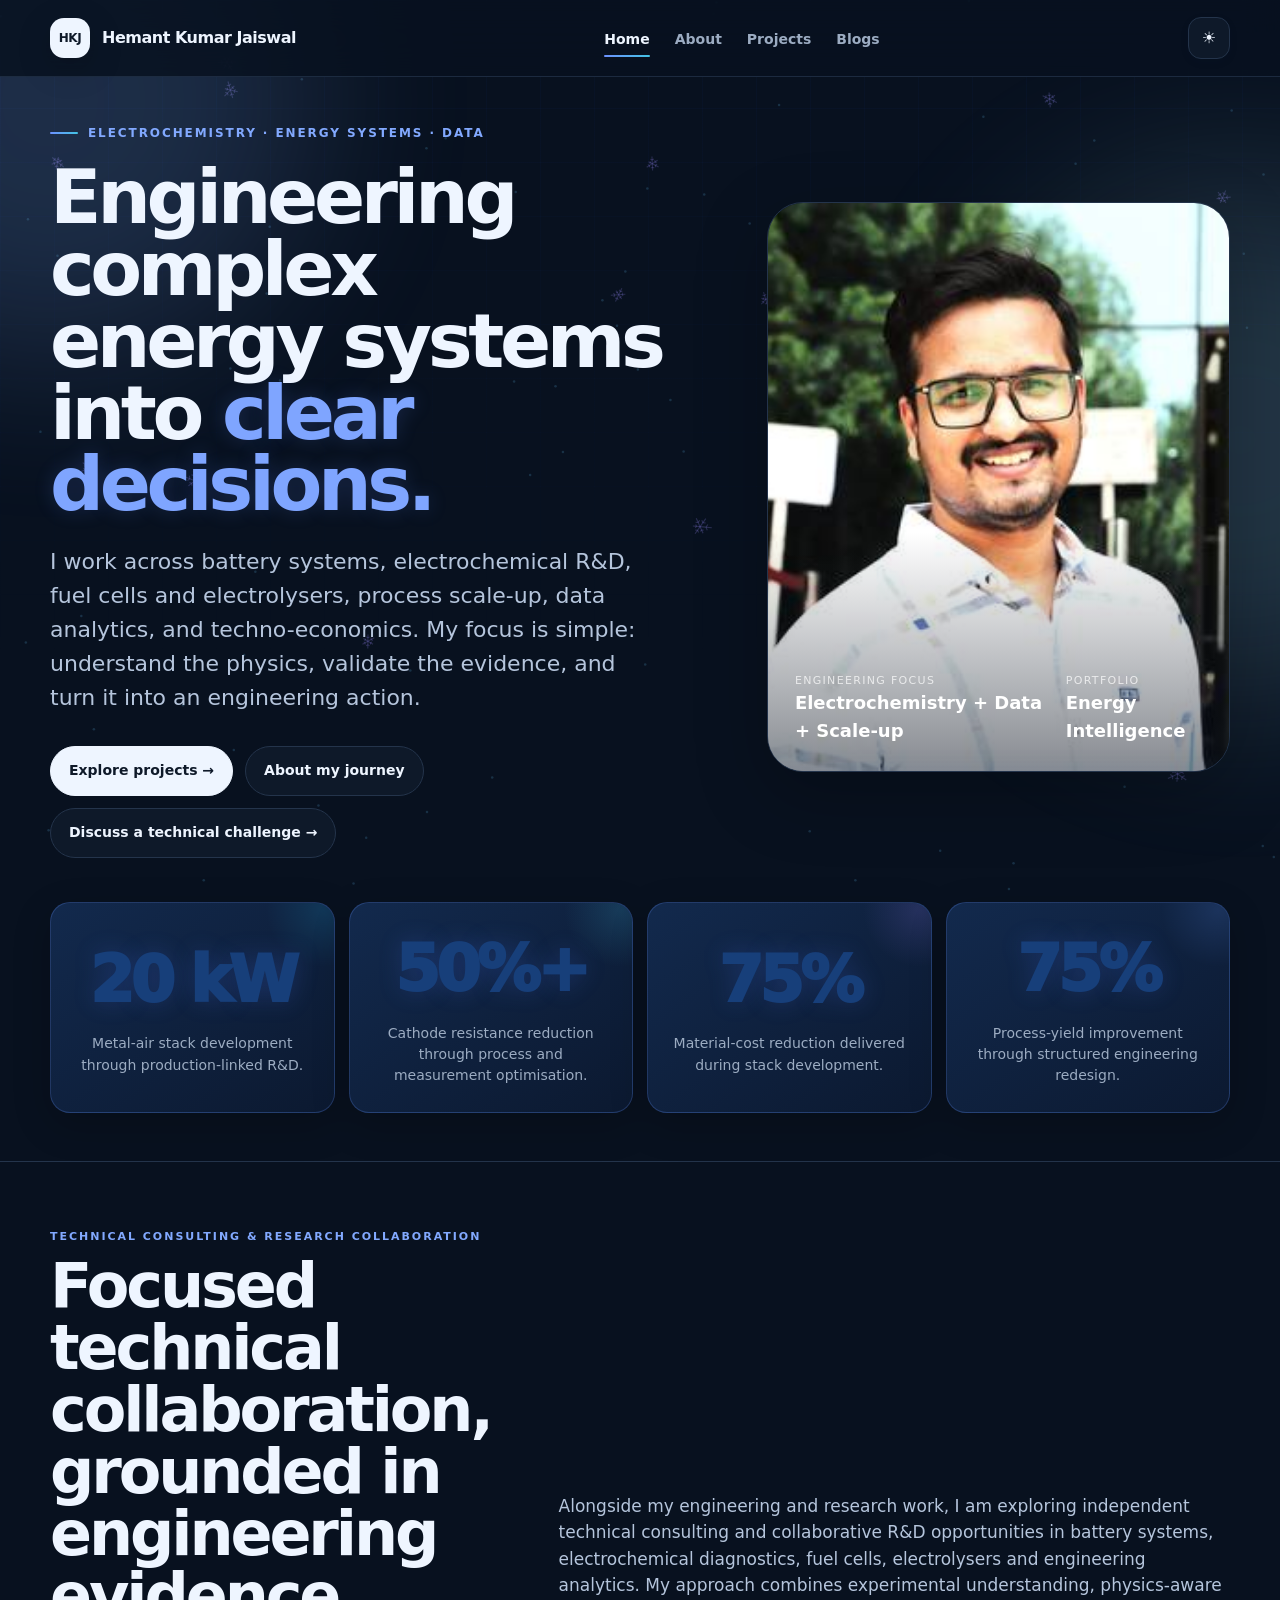
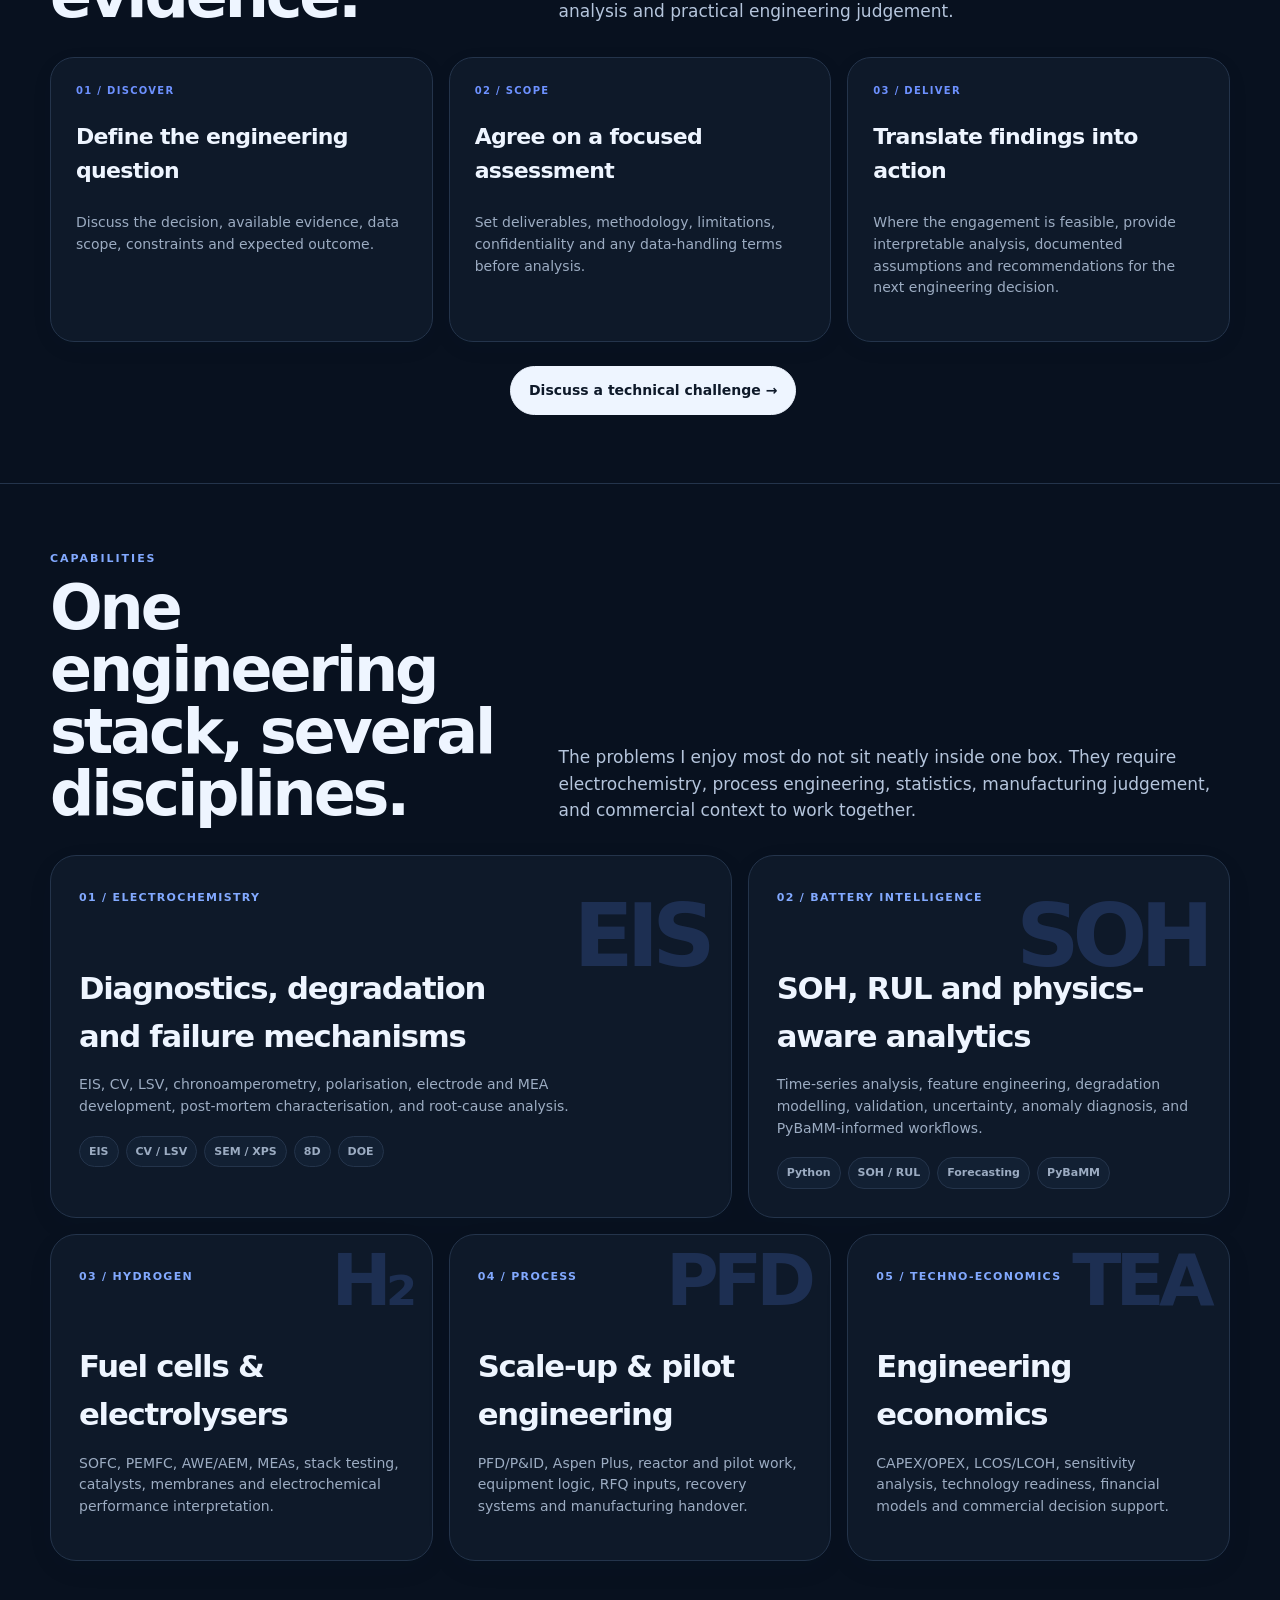
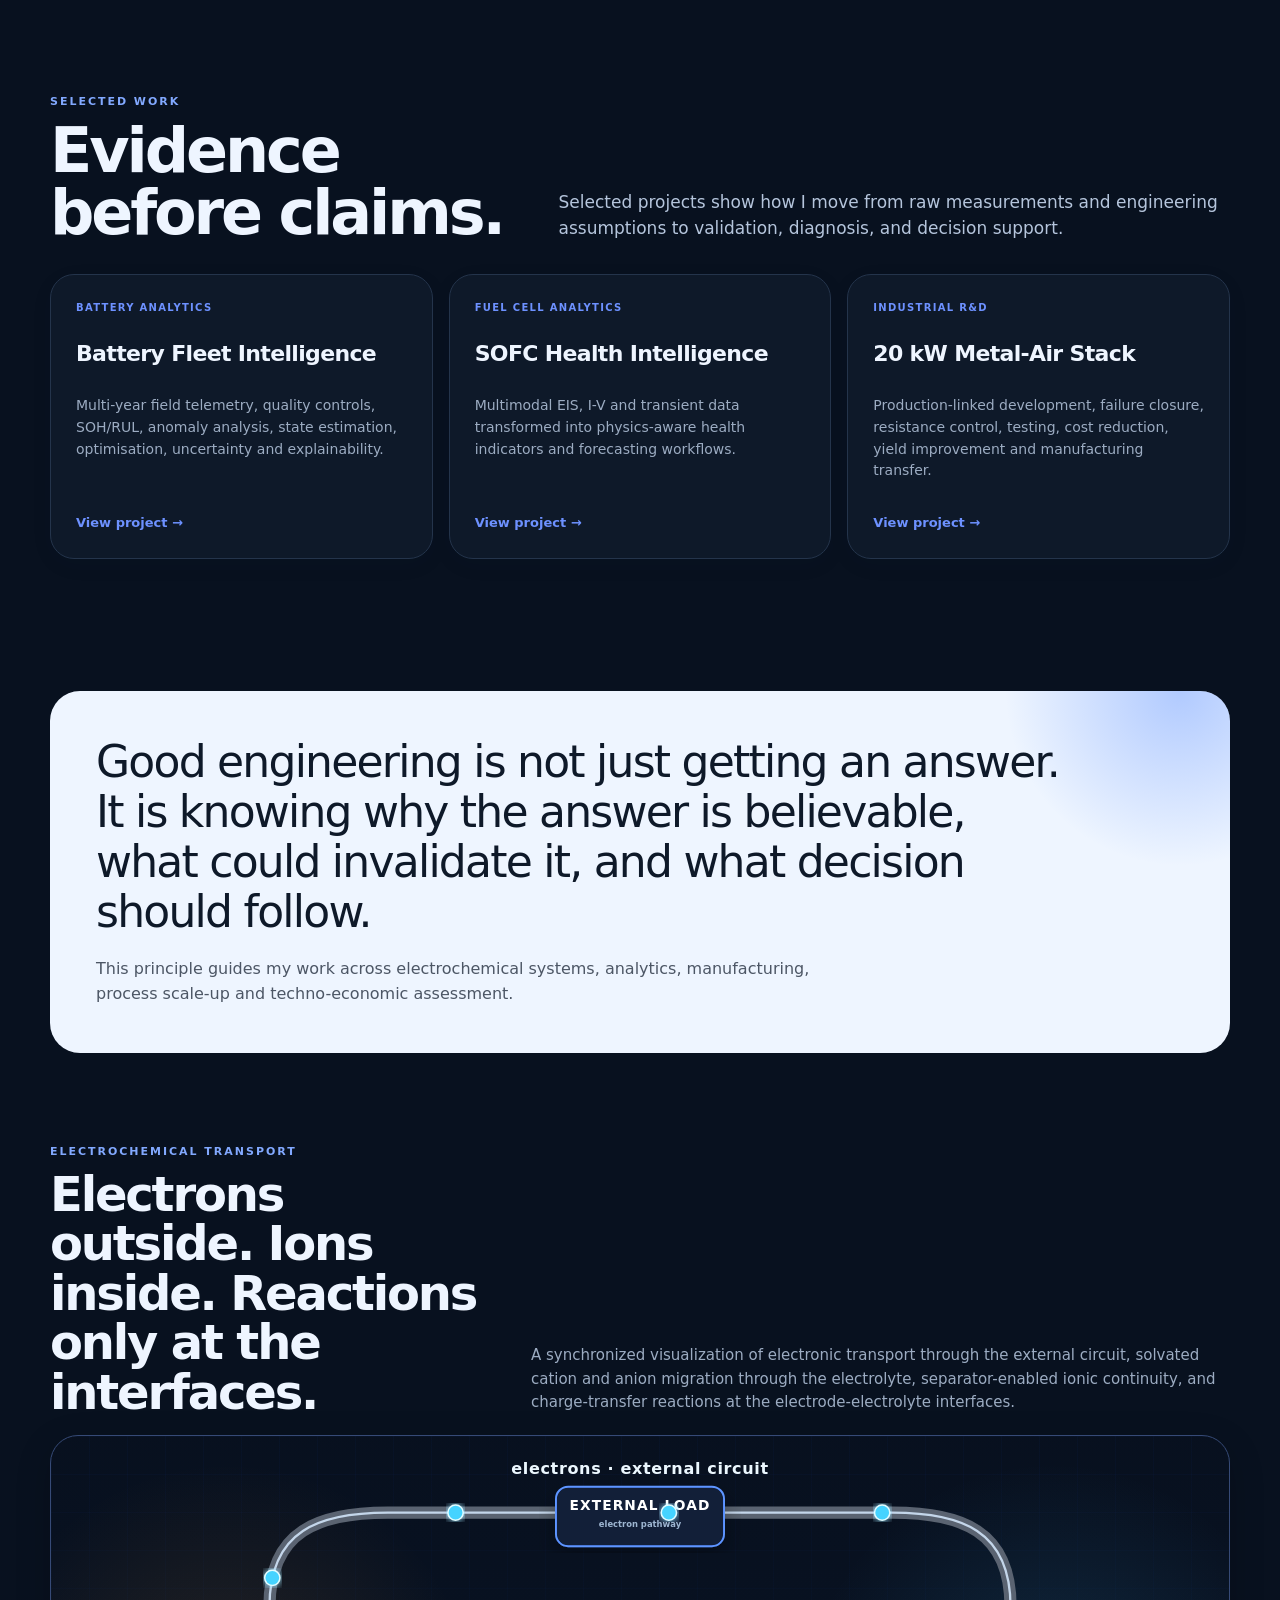
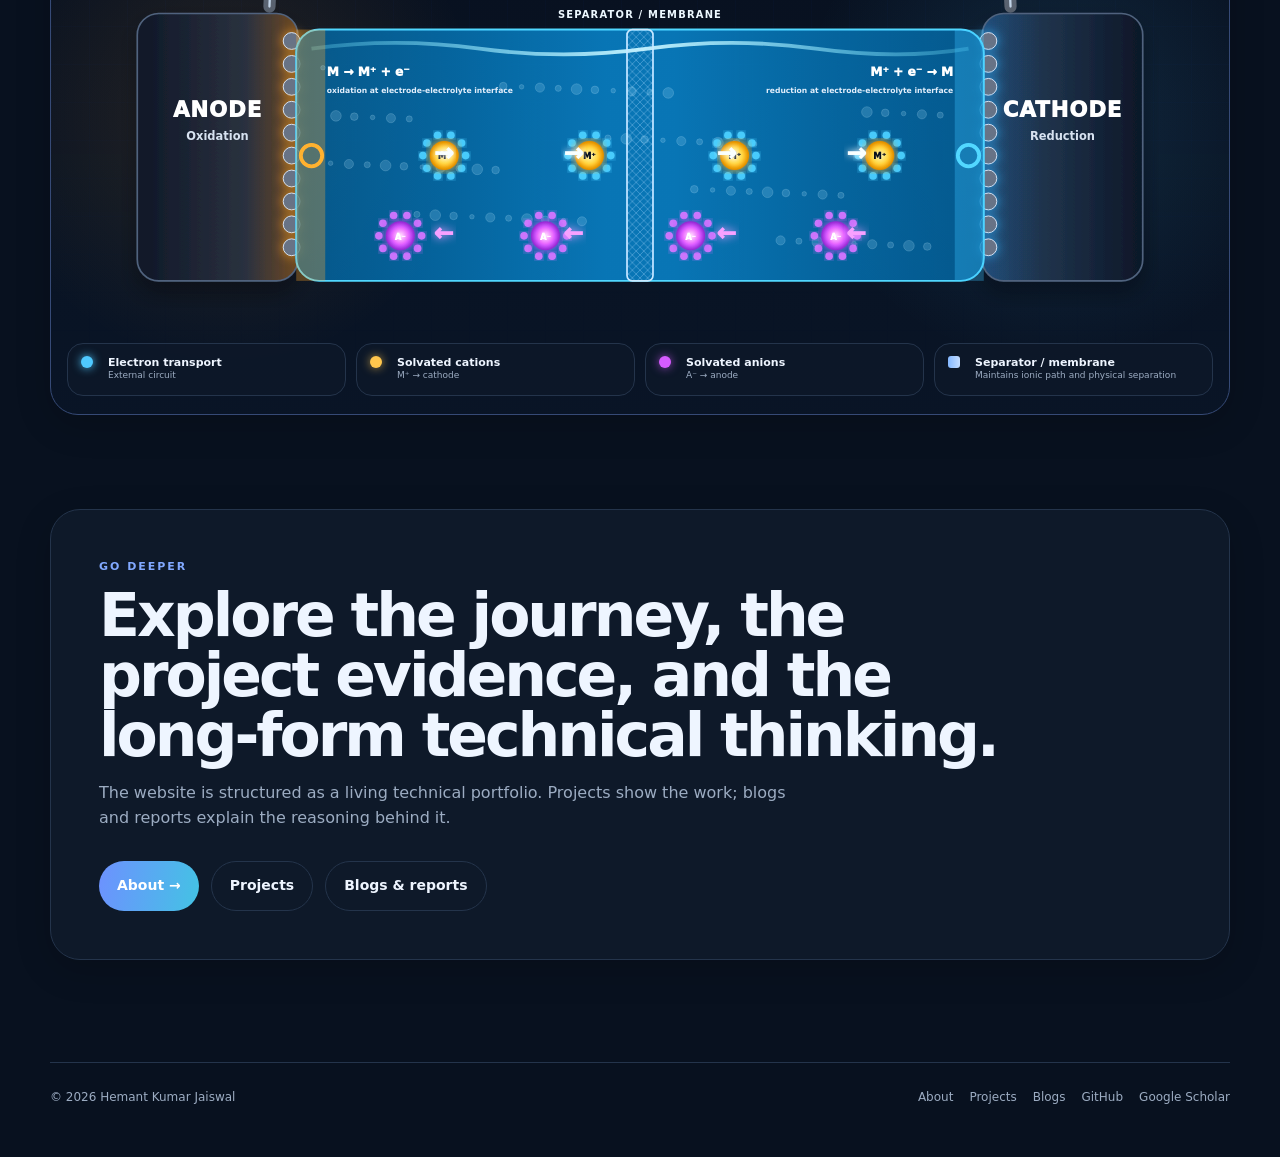
<file: index.html>
<!doctype html><html lang="en" data-theme="dark"><head><meta charset="utf-8"><meta name="viewport" content="width=device-width,initial-scale=1"><meta name="theme-color" content="#08111f"><meta name="description" content="Hemant Kumar Jaiswal - electrochemistry, battery analytics, energy systems, process scale-up and techno-economics."><title>Hemant Kumar Jaiswal | Electrochemistry & Energy Intelligence</title><link rel="stylesheet" href="assets/style.css?v=20260923-darklive1"></head><body>
<div class="bg-grid"></div><div class="aurora a"></div><div class="aurora b"></div>
<header class="nav-wrap"><div class="container nav"><a class="brand" href="index.html"><span class="brand-mark">HKJ</span><span>Hemant Kumar Jaiswal</span></a><nav class="nav-links"><a class="active" href="index.html">Home</a><a href="about.html">About</a><a href="projects.html">Projects</a><a href="blogs.html">Blogs</a></nav><div class="nav-actions"><button class="theme-btn" id="themeBtn" aria-label="Toggle theme">◐</button><button class="menu-btn" id="menuBtn" aria-label="Open menu">☰</button></div></div><nav class="container mobile-menu" id="mobileMenu"><a href="index.html">Home</a><a href="about.html">About</a><a href="projects.html">Projects</a><a href="blogs.html">Blogs</a></nav></header>
<main>
<section class="hero"><div class="container hero-grid"><div><div class="eyebrow">Electrochemistry · Energy systems · Data</div><h1>Engineering complex energy systems into <span class="accent">clear decisions.</span></h1><p class="hero-copy">I work across battery systems, electrochemical R&D, fuel cells and electrolysers, process scale-up, data analytics, and techno-economics. My focus is simple: understand the physics, validate the evidence, and turn it into an engineering action.</p><div class="actions"><a class="btn primary" href="projects.html">Explore projects →</a><a class="btn" href="about.html">About my journey</a><a class="btn" href="mailto:hkjaiswal7@gmail.com?subject=Engineering%20discussion">Discuss a technical challenge →</a></div></div>
<div class="hero-visual reveal"><div class="portrait-shell"><img src="assets/profile-hemant.jpg" alt="Hemant Kumar Jaiswal"><div class="scan"></div></div><div class="portrait-label"><div><span>Engineering focus</span><strong>Electrochemistry + Data + Scale-up</strong></div><div><span>Portfolio</span><strong>Energy Intelligence</strong></div></div></div></div>

<div class="container signal-row"><div class="signal reveal"><strong><span class="kpi-number" data-count="20" data-suffix=" kW" style="font-size:64px!important;font-weight:950!important;line-height:.9!important;letter-spacing:-.06em!important;color:#173f7a!important;text-align:center!important;">0</span></strong><span>Metal-air stack development through production-linked R&D.</span></div><div class="signal reveal"><strong><span class="kpi-number" data-count="50" data-suffix="%+" style="font-size:64px!important;font-weight:950!important;line-height:.9!important;letter-spacing:-.06em!important;color:#173f7a!important;text-align:center!important;">0</span></strong><span>Cathode resistance reduction through process and measurement optimisation.</span></div><div class="signal reveal"><strong><span class="kpi-number" data-count="75" data-suffix="%" style="font-size:64px!important;font-weight:950!important;line-height:.9!important;letter-spacing:-.06em!important;color:#173f7a!important;text-align:center!important;">0</span></strong><span>Material-cost reduction delivered during stack development.</span></div><div class="signal reveal"><strong><span class="kpi-number" data-count="75" data-suffix="%" style="font-size:64px!important;font-weight:950!important;line-height:.9!important;letter-spacing:-.06em!important;color:#173f7a!important;text-align:center!important;">0</span></strong><span>Process-yield improvement through structured engineering redesign.</span></div></div></section>

<section class="section section-line" id="consulting"><div class="container"><div class="section-head"><div><div class="kicker">Technical Consulting &amp; Research Collaboration</div><h2 class="section-title">Focused technical collaboration, grounded in engineering evidence.</h2></div><p class="section-copy">Alongside my engineering and research work, I am exploring independent technical consulting and collaborative R&amp;D opportunities in battery systems, electrochemical diagnostics, fuel cells, electrolysers and engineering analytics. My approach combines experimental understanding, physics-aware analysis and practical engineering judgement.</p></div><div class="featured"><article class="feature-card"><span class="type">01 / Discover</span><h3>Define the engineering question</h3><p>Discuss the decision, available evidence, data scope, constraints and expected outcome.</p></article><article class="feature-card"><span class="type">02 / Scope</span><h3>Agree on a focused assessment</h3><p>Set deliverables, methodology, limitations, confidentiality and any data-handling terms before analysis.</p></article><article class="feature-card"><span class="type">03 / Deliver</span><h3>Translate findings into action</h3><p>Where the engagement is feasible, provide interpretable analysis, documented assumptions and recommendations for the next engineering decision.</p></article></div><p class="section-copy" style="margin-top:1.5rem"><a class="btn primary" href="mailto:hkjaiswal7@gmail.com?subject=Technical%20collaboration%20enquiry">Discuss a technical challenge →</a></p></div></section>
<section class="section section-line"><div class="container"><div class="section-head"><div><div class="kicker">Capabilities</div><h2 class="section-title">One engineering stack, several disciplines.</h2></div><p class="section-copy">The problems I enjoy most do not sit neatly inside one box. They require electrochemistry, process engineering, statistics, manufacturing judgement, and commercial context to work together.</p></div>
<div class="bento">
<article class="bento-card large reveal"><span class="index">01 / ELECTROCHEMISTRY</span><span class="watermark">EIS</span><h3>Diagnostics, degradation and failure mechanisms</h3><p>EIS, CV, LSV, chronoamperometry, polarisation, electrode and MEA development, post-mortem characterisation, and root-cause analysis.</p><div class="tags"><span class="tag">EIS</span><span class="tag">CV / LSV</span><span class="tag">SEM / XPS</span><span class="tag">8D</span><span class="tag">DOE</span></div></article>
<article class="bento-card medium reveal"><span class="index">02 / BATTERY INTELLIGENCE</span><span class="watermark">SOH</span><h3>SOH, RUL and physics-aware analytics</h3><p>Time-series analysis, feature engineering, degradation modelling, validation, uncertainty, anomaly diagnosis, and PyBaMM-informed workflows.</p><div class="tags"><span class="tag">Python</span><span class="tag">SOH / RUL</span><span class="tag">Forecasting</span><span class="tag">PyBaMM</span></div></article>
<article class="bento-card small reveal"><span class="index">03 / HYDROGEN</span><span class="watermark">H₂</span><h3>Fuel cells & electrolysers</h3><p>SOFC, PEMFC, AWE/AEM, MEAs, stack testing, catalysts, membranes and electrochemical performance interpretation.</p></article>
<article class="bento-card small reveal"><span class="index">04 / PROCESS</span><span class="watermark">PFD</span><h3>Scale-up & pilot engineering</h3><p>PFD/P&ID, Aspen Plus, reactor and pilot work, equipment logic, RFQ inputs, recovery systems and manufacturing handover.</p></article>
<article class="bento-card small reveal"><span class="index">05 / TECHNO-ECONOMICS</span><span class="watermark">TEA</span><h3>Engineering economics</h3><p>CAPEX/OPEX, LCOS/LCOH, sensitivity analysis, technology readiness, financial models and commercial decision support.</p></article>
</div></div></section>

<section class="section"><div class="container"><div class="section-head"><div><div class="kicker">Selected work</div><h2 class="section-title">Evidence before claims.</h2></div><p class="section-copy">Selected projects show how I move from raw measurements and engineering assumptions to validation, diagnosis, and decision support.</p></div><div class="featured">
<article class="feature-card reveal"><span class="type">Battery analytics</span><h3>Battery Fleet Intelligence</h3><p>Multi-year field telemetry, quality controls, SOH/RUL, anomaly analysis, state estimation, optimisation, uncertainty and explainability.</p><a class="link" href="projects.html">View project →</a></article>
<article class="feature-card reveal"><span class="type">Fuel cell analytics</span><h3>SOFC Health Intelligence</h3><p>Multimodal EIS, I-V and transient data transformed into physics-aware health indicators and forecasting workflows.</p><a class="link" href="projects.html">View project →</a></article>
<article class="feature-card reveal"><span class="type">Industrial R&D</span><h3>20 kW Metal-Air Stack</h3><p>Production-linked development, failure closure, resistance control, testing, cost reduction, yield improvement and manufacturing transfer.</p><a class="link" href="projects.html">View project →</a></article>
</div></div></section>

<section class="section"><div class="container quote reveal"><blockquote>Good engineering is not just getting an answer. It is knowing why the answer is believable, what could invalidate it, and what decision should follow.</blockquote><p>This principle guides my work across electrochemical systems, analytics, manufacturing, process scale-up and techno-economic assessment.</p></div></section>
<section class="section electro-section">
  <div class="container electro-feature reveal">
    <div class="electro-feature-head">
      <div>
        <div class="kicker">Electrochemical transport</div>
        <h2>Electrons outside. Ions inside. Reactions only at the interfaces.</h2>
      </div>
      <p>A synchronized visualization of electronic transport through the external circuit, solvated cation and anion migration through the electrolyte, separator-enabled ionic continuity, and charge-transfer reactions at the electrode-electrolyte interfaces.</p>
    </div>

    <div class="electro-stage electro-stage-locked">
      <svg class="electro-svg electro-svg-locked" viewBox="0 0 1500 650" role="img" aria-label="Animated electrochemical transport system">
        <defs>
          <linearGradient id="metalAnode" x1="0" x2="1"><stop offset="0%" stop-color="#131b29"/><stop offset="68%" stop-color="#2d3340"/><stop offset="100%" stop-color="#6d4a26"/></linearGradient>
          <linearGradient id="metalCathode" x1="0" x2="1"><stop offset="0%" stop-color="#254f78"/><stop offset="36%" stop-color="#24364d"/><stop offset="100%" stop-color="#101a29"/></linearGradient>
          <linearGradient id="electrolyteLocked" x1="0" x2="1"><stop offset="0%" stop-color="#0b6aa3" stop-opacity=".76"/><stop offset="45%" stop-color="#137fbd" stop-opacity=".9"/><stop offset="55%" stop-color="#137fbd" stop-opacity=".9"/><stop offset="100%" stop-color="#0b6aa3" stop-opacity=".76"/></linearGradient>
          <linearGradient id="liquidSurface" x1="0" x2="1"><stop offset="0%" stop-color="#7fe9ff" stop-opacity=".25"/><stop offset="50%" stop-color="#d4f8ff" stop-opacity=".9"/><stop offset="100%" stop-color="#7fe9ff" stop-opacity=".25"/></linearGradient>
          <radialGradient id="goldIon"><stop offset="0%" stop-color="#fff6bc"/><stop offset="55%" stop-color="#ffd34e"/><stop offset="100%" stop-color="#d98a00"/></radialGradient>
          <radialGradient id="purpleIon"><stop offset="0%" stop-color="#ffe6ff"/><stop offset="55%" stop-color="#e06cff"/><stop offset="100%" stop-color="#8a28c4"/></radialGradient>
          <filter id="blueGlow"><feGaussianBlur stdDeviation="5" result="b"/><feMerge><feMergeNode in="b"/><feMergeNode in="SourceGraphic"/></feMerge></filter>
          <filter id="goldGlow"><feGaussianBlur stdDeviation="6" result="b"/><feMerge><feMergeNode in="b"/><feMergeNode in="SourceGraphic"/></feMerge></filter>
          <filter id="purpleGlow"><feGaussianBlur stdDeviation="6" result="b"/><feMerge><feMergeNode in="b"/><feMergeNode in="SourceGraphic"/></feMerge></filter>
          <filter id="softShadow"><feDropShadow dx="0" dy="16" stdDeviation="15" flood-color="#000" flood-opacity=".3"/></filter>
          <pattern id="separatorMesh" width="10" height="10" patternUnits="userSpaceOnUse"><path d="M0 0L10 10M10 0L0 10" stroke="#b8ddff" stroke-opacity=".42" stroke-width="1"/></pattern>
          <path id="electronPathLocked" d="M265 205 C265 105 330 82 420 82 H1080 C1170 82 1235 105 1235 205"/>
          <path id="cationPathLocked" d="M370 400 H1130"/>
          <path id="anionPathLocked" d="M1130 505 H370"/>
        </defs>

        <!-- external circuit -->
        <path d="M265 205 C265 105 330 82 420 82 H1080 C1170 82 1235 105 1235 205" class="el-wire-heavy"/>
        <path d="M265 205 C265 105 330 82 420 82 H1080 C1170 82 1235 105 1235 205" class="el-wire-highlight"/>
        <rect x="640" y="48" width="220" height="78" rx="16" class="el-load-locked" filter="url(#softShadow)"/>
        <text x="750" y="78" text-anchor="middle" class="el-load-title">EXTERNAL LOAD</text>
        <text x="750" y="101" text-anchor="middle" class="el-load-sub">electron pathway</text>
        <text x="750" y="31" text-anchor="middle" class="el-head-label">electrons · external circuit</text>

        <!-- electrodes -->
        <rect x="92" y="214" width="210" height="350" rx="28" fill="url(#metalAnode)" stroke="#53647c" stroke-width="2.2" filter="url(#softShadow)"/>
        <rect x="1198" y="214" width="210" height="350" rx="28" fill="url(#metalCathode)" stroke="#53647c" stroke-width="2.2" filter="url(#softShadow)"/>
        <text x="197" y="350" text-anchor="middle" class="el-electrode-title">ANODE</text>
        <text x="197" y="380" text-anchor="middle" class="el-electrode-sub">Oxidation</text>
        <text x="1303" y="350" text-anchor="middle" class="el-electrode-title">CATHODE</text>
        <text x="1303" y="380" text-anchor="middle" class="el-electrode-sub">Reduction</text>

        <!-- atom rows at interfaces -->
        <g class="el-metal-atoms el-metal-atoms-left">
          <circle cx="294" cy="250" r="11"/><circle cx="294" cy="280" r="11"/><circle cx="294" cy="310" r="11"/><circle cx="294" cy="340" r="11"/><circle cx="294" cy="370" r="11"/><circle cx="294" cy="400" r="11"/><circle cx="294" cy="430" r="11"/><circle cx="294" cy="460" r="11"/><circle cx="294" cy="490" r="11"/><circle cx="294" cy="520" r="11"/>
        </g>
        <g class="el-metal-atoms el-metal-atoms-right">
          <circle cx="1206" cy="250" r="11"/><circle cx="1206" cy="280" r="11"/><circle cx="1206" cy="310" r="11"/><circle cx="1206" cy="340" r="11"/><circle cx="1206" cy="370" r="11"/><circle cx="1206" cy="400" r="11"/><circle cx="1206" cy="430" r="11"/><circle cx="1206" cy="460" r="11"/><circle cx="1206" cy="490" r="11"/><circle cx="1206" cy="520" r="11"/>
        </g>

        <!-- electrolyte full-volume -->
        <rect x="300" y="235" width="900" height="329" rx="30" fill="url(#electrolyteLocked)" stroke="#59d3ff" stroke-width="2.5"/>
        <path d="M320 260 Q430 245 540 260 T760 260 T980 260 T1180 260" fill="none" stroke="url(#liquidSurface)" stroke-width="5"/>
        <rect x="300" y="235" width="38" height="329" fill="rgba(255,171,55,.30)"/>
        <rect x="1162" y="235" width="38" height="329" fill="rgba(75,200,255,.30)"/>

        <!-- separator -->
        <rect x="733" y="235" width="34" height="329" rx="7" fill="url(#separatorMesh)" stroke="#c8e6ff" stroke-width="2.2"/>
        <text x="750" y="220" text-anchor="middle" class="el-separator-label">SEPARATOR / MEMBRANE</text>

        <!-- interface-only reaction labels -->
        <g>
          <text x="340" y="296" class="el-reaction-main">M → M⁺ + e⁻</text>
          <text x="340" y="318" class="el-reaction-sub">oxidation at electrode-electrolyte interface</text>
        </g>
        <g>
          <text x="1160" y="296" text-anchor="end" class="el-reaction-main">M⁺ + e⁻ → M</text>
          <text x="1160" y="318" text-anchor="end" class="el-reaction-sub">reduction at electrode-electrolyte interface</text>
        </g>

        <!-- solvent bubbles -->
        <g class="el-solvent">
          <circle cx="335" cy="285" r="3"/><circle cx="448" cy="352" r="4"/><circle cx="561" cy="419" r="5"/><circle cx="674" cy="486" r="6"/><circle cx="787" cy="318" r="7"/><circle cx="900" cy="385" r="3"/><circle cx="1013" cy="452" r="4"/><circle cx="1126" cy="519" r="5"/><circle cx="424" cy="351" r="6"/><circle cx="537" cy="418" r="7"/><circle cx="650" cy="485" r="3"/><circle cx="763" cy="317" r="4"/><circle cx="876" cy="384" r="5"/><circle cx="989" cy="451" r="6"/><circle cx="1102" cy="518" r="7"/><circle cx="400" cy="350" r="3"/><circle cx="513" cy="417" r="4"/><circle cx="626" cy="484" r="5"/><circle cx="739" cy="316" r="6"/><circle cx="852" cy="383" r="7"/><circle cx="965" cy="450" r="3"/><circle cx="1078" cy="517" r="4"/><circle cx="376" cy="349" r="5"/><circle cx="489" cy="416" r="6"/><circle cx="602" cy="483" r="7"/><circle cx="715" cy="315" r="3"/><circle cx="828" cy="382" r="4"/><circle cx="941" cy="449" r="5"/><circle cx="1054" cy="516" r="6"/><circle cx="352" cy="348" r="7"/><circle cx="465" cy="415" r="3"/><circle cx="578" cy="482" r="4"/><circle cx="691" cy="314" r="5"/><circle cx="804" cy="381" r="6"/><circle cx="917" cy="448" r="7"/><circle cx="1030" cy="515" r="3"/><circle cx="1143" cy="347" r="4"/><circle cx="441" cy="414" r="5"/><circle cx="554" cy="481" r="6"/><circle cx="667" cy="313" r="7"/><circle cx="780" cy="380" r="3"/><circle cx="893" cy="447" r="4"/><circle cx="1006" cy="514" r="5"/><circle cx="1119" cy="346" r="6"/><circle cx="417" cy="413" r="7"/><circle cx="530" cy="480" r="3"/><circle cx="643" cy="312" r="4"/><circle cx="756" cy="379" r="5"/><circle cx="869" cy="446" r="6"/><circle cx="982" cy="513" r="7"/><circle cx="1095" cy="345" r="3"/><circle cx="393" cy="412" r="4"/><circle cx="506" cy="479" r="5"/><circle cx="619" cy="311" r="6"/><circle cx="732" cy="378" r="7"/><circle cx="845" cy="445" r="3"/><circle cx="958" cy="512" r="4"/><circle cx="1071" cy="344" r="5"/><circle cx="369" cy="411" r="6"/><circle cx="482" cy="478" r="7"/><circle cx="595" cy="310" r="3"/><circle cx="708" cy="377" r="4"/><circle cx="821" cy="444" r="5"/><circle cx="934" cy="511" r="6"/><circle cx="1047" cy="343" r="7"/><circle cx="345" cy="410" r="3"/><circle cx="458" cy="477" r="4"/><circle cx="571" cy="309" r="5"/>
        </g>

        <!-- moving electrons -->
        <circle r="10" class="el-electron"><animateMotion dur="6.4s" begin="0s" repeatCount="indefinite"><mpath href="#electronPathLocked"/></animateMotion></circle><circle r="10" class="el-electron"><animateMotion dur="6.4s" begin="-1.6s" repeatCount="indefinite"><mpath href="#electronPathLocked"/></animateMotion></circle><circle r="10" class="el-electron"><animateMotion dur="6.4s" begin="-3.2s" repeatCount="indefinite"><mpath href="#electronPathLocked"/></animateMotion></circle><circle r="10" class="el-electron"><animateMotion dur="6.4s" begin="-4.8s" repeatCount="indefinite"><mpath href="#electronPathLocked"/></animateMotion></circle>

        <!-- moving solvated cations -->
        
        <g>
          <g class="el-solvation-shell el-cation-shell">
            <circle cx="28.0" cy="0.0" r="5"/><circle cx="22.7" cy="16.5" r="5"/><circle cx="8.7" cy="26.6" r="5"/><circle cx="-8.7" cy="26.6" r="5"/><circle cx="-22.7" cy="16.5" r="5"/><circle cx="-28.0" cy="0.0" r="5"/><circle cx="-22.7" cy="-16.5" r="5"/><circle cx="-8.7" cy="-26.6" r="5"/><circle cx="8.7" cy="-26.6" r="5"/><circle cx="22.7" cy="-16.5" r="5"/>
          </g>
          <circle r="19" fill="url(#goldIon)" class="el-cation-core"/>
          <text text-anchor="middle" dy="5" class="el-ion-label">M⁺</text>
          <animateMotion dur="4.4s" begin="0s" repeatCount="indefinite"><mpath href="#cationPathLocked"/></animateMotion>
        </g>
        <g>
          <g class="el-solvation-shell el-cation-shell">
            <circle cx="28.0" cy="0.0" r="5"/><circle cx="22.7" cy="16.5" r="5"/><circle cx="8.7" cy="26.6" r="5"/><circle cx="-8.7" cy="26.6" r="5"/><circle cx="-22.7" cy="16.5" r="5"/><circle cx="-28.0" cy="0.0" r="5"/><circle cx="-22.7" cy="-16.5" r="5"/><circle cx="-8.7" cy="-26.6" r="5"/><circle cx="8.7" cy="-26.6" r="5"/><circle cx="22.7" cy="-16.5" r="5"/>
          </g>
          <circle r="19" fill="url(#goldIon)" class="el-cation-core"/>
          <text text-anchor="middle" dy="5" class="el-ion-label">M⁺</text>
          <animateMotion dur="4.4s" begin="-1.1s" repeatCount="indefinite"><mpath href="#cationPathLocked"/></animateMotion>
        </g>
        <g>
          <g class="el-solvation-shell el-cation-shell">
            <circle cx="28.0" cy="0.0" r="5"/><circle cx="22.7" cy="16.5" r="5"/><circle cx="8.7" cy="26.6" r="5"/><circle cx="-8.7" cy="26.6" r="5"/><circle cx="-22.7" cy="16.5" r="5"/><circle cx="-28.0" cy="0.0" r="5"/><circle cx="-22.7" cy="-16.5" r="5"/><circle cx="-8.7" cy="-26.6" r="5"/><circle cx="8.7" cy="-26.6" r="5"/><circle cx="22.7" cy="-16.5" r="5"/>
          </g>
          <circle r="19" fill="url(#goldIon)" class="el-cation-core"/>
          <text text-anchor="middle" dy="5" class="el-ion-label">M⁺</text>
          <animateMotion dur="4.4s" begin="-2.2s" repeatCount="indefinite"><mpath href="#cationPathLocked"/></animateMotion>
        </g>
        <g>
          <g class="el-solvation-shell el-cation-shell">
            <circle cx="28.0" cy="0.0" r="5"/><circle cx="22.7" cy="16.5" r="5"/><circle cx="8.7" cy="26.6" r="5"/><circle cx="-8.7" cy="26.6" r="5"/><circle cx="-22.7" cy="16.5" r="5"/><circle cx="-28.0" cy="0.0" r="5"/><circle cx="-22.7" cy="-16.5" r="5"/><circle cx="-8.7" cy="-26.6" r="5"/><circle cx="8.7" cy="-26.6" r="5"/><circle cx="22.7" cy="-16.5" r="5"/>
          </g>
          <circle r="19" fill="url(#goldIon)" class="el-cation-core"/>
          <text text-anchor="middle" dy="5" class="el-ion-label">M⁺</text>
          <animateMotion dur="4.4s" begin="-3.3s" repeatCount="indefinite"><mpath href="#cationPathLocked"/></animateMotion>
        </g>

        <!-- moving solvated anions -->
        
        <g>
          <g class="el-solvation-shell el-anion-shell">
            <circle cx="28.0" cy="0.0" r="5"/><circle cx="22.7" cy="16.5" r="5"/><circle cx="8.7" cy="26.6" r="5"/><circle cx="-8.7" cy="26.6" r="5"/><circle cx="-22.7" cy="16.5" r="5"/><circle cx="-28.0" cy="0.0" r="5"/><circle cx="-22.7" cy="-16.5" r="5"/><circle cx="-8.7" cy="-26.6" r="5"/><circle cx="8.7" cy="-26.6" r="5"/><circle cx="22.7" cy="-16.5" r="5"/>
          </g>
          <circle r="19" fill="url(#purpleIon)" class="el-anion-core"/>
          <text text-anchor="middle" dy="5" class="el-ion-label el-ion-label-light">A⁻</text>
          <animateMotion dur="4.4s" begin="0s" repeatCount="indefinite"><mpath href="#anionPathLocked"/></animateMotion>
        </g>
        <g>
          <g class="el-solvation-shell el-anion-shell">
            <circle cx="28.0" cy="0.0" r="5"/><circle cx="22.7" cy="16.5" r="5"/><circle cx="8.7" cy="26.6" r="5"/><circle cx="-8.7" cy="26.6" r="5"/><circle cx="-22.7" cy="16.5" r="5"/><circle cx="-28.0" cy="0.0" r="5"/><circle cx="-22.7" cy="-16.5" r="5"/><circle cx="-8.7" cy="-26.6" r="5"/><circle cx="8.7" cy="-26.6" r="5"/><circle cx="22.7" cy="-16.5" r="5"/>
          </g>
          <circle r="19" fill="url(#purpleIon)" class="el-anion-core"/>
          <text text-anchor="middle" dy="5" class="el-ion-label el-ion-label-light">A⁻</text>
          <animateMotion dur="4.4s" begin="-1.1s" repeatCount="indefinite"><mpath href="#anionPathLocked"/></animateMotion>
        </g>
        <g>
          <g class="el-solvation-shell el-anion-shell">
            <circle cx="28.0" cy="0.0" r="5"/><circle cx="22.7" cy="16.5" r="5"/><circle cx="8.7" cy="26.6" r="5"/><circle cx="-8.7" cy="26.6" r="5"/><circle cx="-22.7" cy="16.5" r="5"/><circle cx="-28.0" cy="0.0" r="5"/><circle cx="-22.7" cy="-16.5" r="5"/><circle cx="-8.7" cy="-26.6" r="5"/><circle cx="8.7" cy="-26.6" r="5"/><circle cx="22.7" cy="-16.5" r="5"/>
          </g>
          <circle r="19" fill="url(#purpleIon)" class="el-anion-core"/>
          <text text-anchor="middle" dy="5" class="el-ion-label el-ion-label-light">A⁻</text>
          <animateMotion dur="4.4s" begin="-2.2s" repeatCount="indefinite"><mpath href="#anionPathLocked"/></animateMotion>
        </g>
        <g>
          <g class="el-solvation-shell el-anion-shell">
            <circle cx="28.0" cy="0.0" r="5"/><circle cx="22.7" cy="16.5" r="5"/><circle cx="8.7" cy="26.6" r="5"/><circle cx="-8.7" cy="26.6" r="5"/><circle cx="-22.7" cy="16.5" r="5"/><circle cx="-28.0" cy="0.0" r="5"/><circle cx="-22.7" cy="-16.5" r="5"/><circle cx="-8.7" cy="-26.6" r="5"/><circle cx="8.7" cy="-26.6" r="5"/><circle cx="22.7" cy="-16.5" r="5"/>
          </g>
          <circle r="19" fill="url(#purpleIon)" class="el-anion-core"/>
          <text text-anchor="middle" dy="5" class="el-ion-label el-ion-label-light">A⁻</text>
          <animateMotion dur="4.4s" begin="-3.3s" repeatCount="indefinite"><mpath href="#anionPathLocked"/></animateMotion>
        </g>

        <!-- flow direction arrows -->
        <g class="el-flow-arrows el-flow-arrows-cation">
          <text x="480" y="407">→</text><text x="650" y="407">→</text><text x="850" y="407">→</text><text x="1020" y="407">→</text>
        </g>
        <g class="el-flow-arrows el-flow-arrows-anion">
          <text x="1020" y="512">←</text><text x="850" y="512">←</text><text x="650" y="512">←</text><text x="480" y="512">←</text>
        </g>

        <!-- interface pulses -->
        <circle cx="320" cy="400" r="14" class="el-interface-pulse el-interface-pulse-left"/>
        <circle cx="1180" cy="400" r="14" class="el-interface-pulse el-interface-pulse-right"/>
      </svg>

      <div class="electro-legend electro-legend-locked">
        <div><span class="legend-dot electron"></span><strong>Electron transport</strong><small>External circuit</small></div>
        <div><span class="legend-dot cation"></span><strong>Solvated cations</strong><small>M⁺ → cathode</small></div>
        <div><span class="legend-dot anion"></span><strong>Solvated anions</strong><small>A⁻ → anode</small></div>
        <div><span class="legend-dot separator"></span><strong>Separator / membrane</strong><small>Maintains ionic path and physical separation</small></div>
      </div>
    </div>
  </div>
</section>
<section class="section"><div class="container cta reveal"><div class="kicker">Go deeper</div><h2>Explore the journey, the project evidence, and the long-form technical thinking.</h2><p>The website is structured as a living technical portfolio. Projects show the work; blogs and reports explain the reasoning behind it.</p><div class="actions"><a class="btn blue" href="about.html">About →</a><a class="btn" href="projects.html">Projects</a><a class="btn" href="blogs.html">Blogs & reports</a></div></div></section>

</main>
<footer><div class="container footer-row"><div>© 2026 Hemant Kumar Jaiswal</div><div class="footer-links"><a href="about.html">About</a><a href="projects.html">Projects</a><a href="blogs.html">Blogs</a><a href="https://github.com/Nano-hemu" target="_blank" rel="noopener">GitHub</a><a href="https://scholar.google.com/citations?user=UOOH9J4AAAAJ&hl=en" target="_blank" rel="noopener">Google Scholar</a></div></div></footer><script src="assets/app.js?v=20260923-darklive1"></script></body></html>
</file>
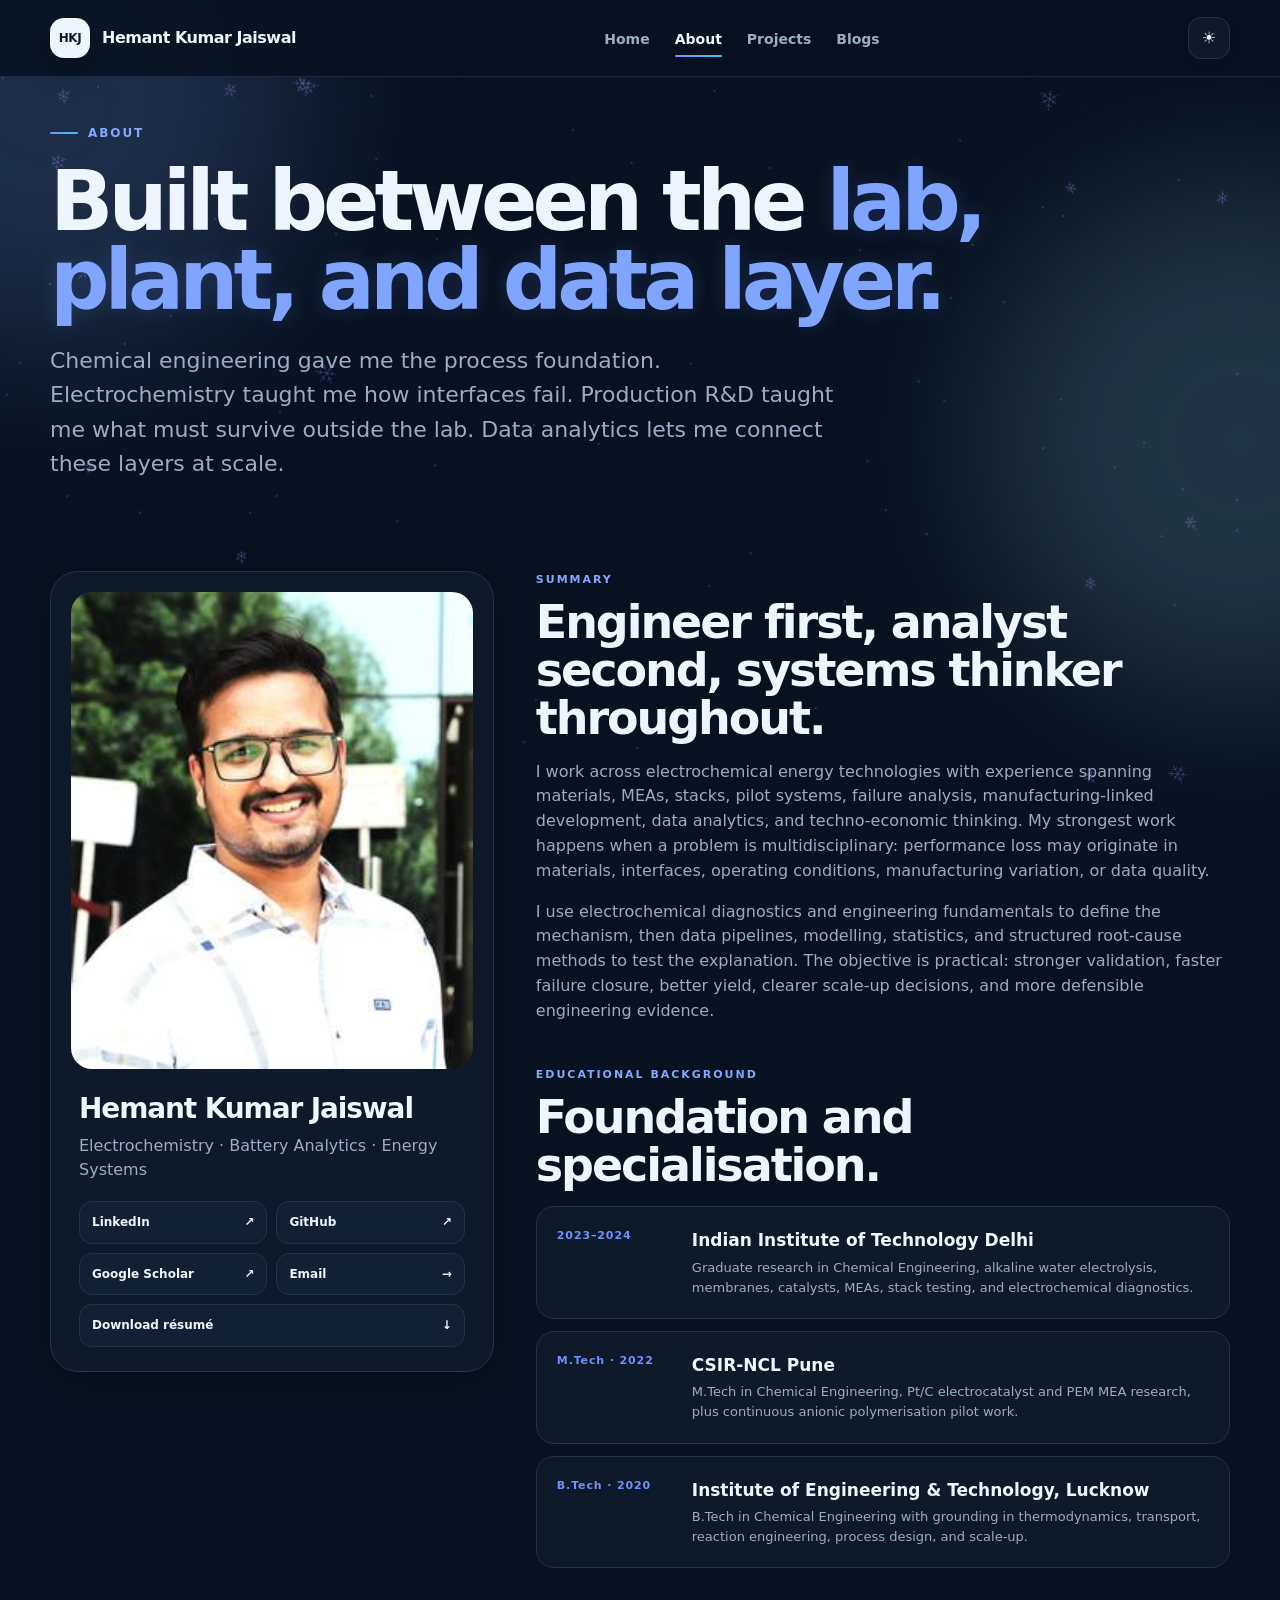
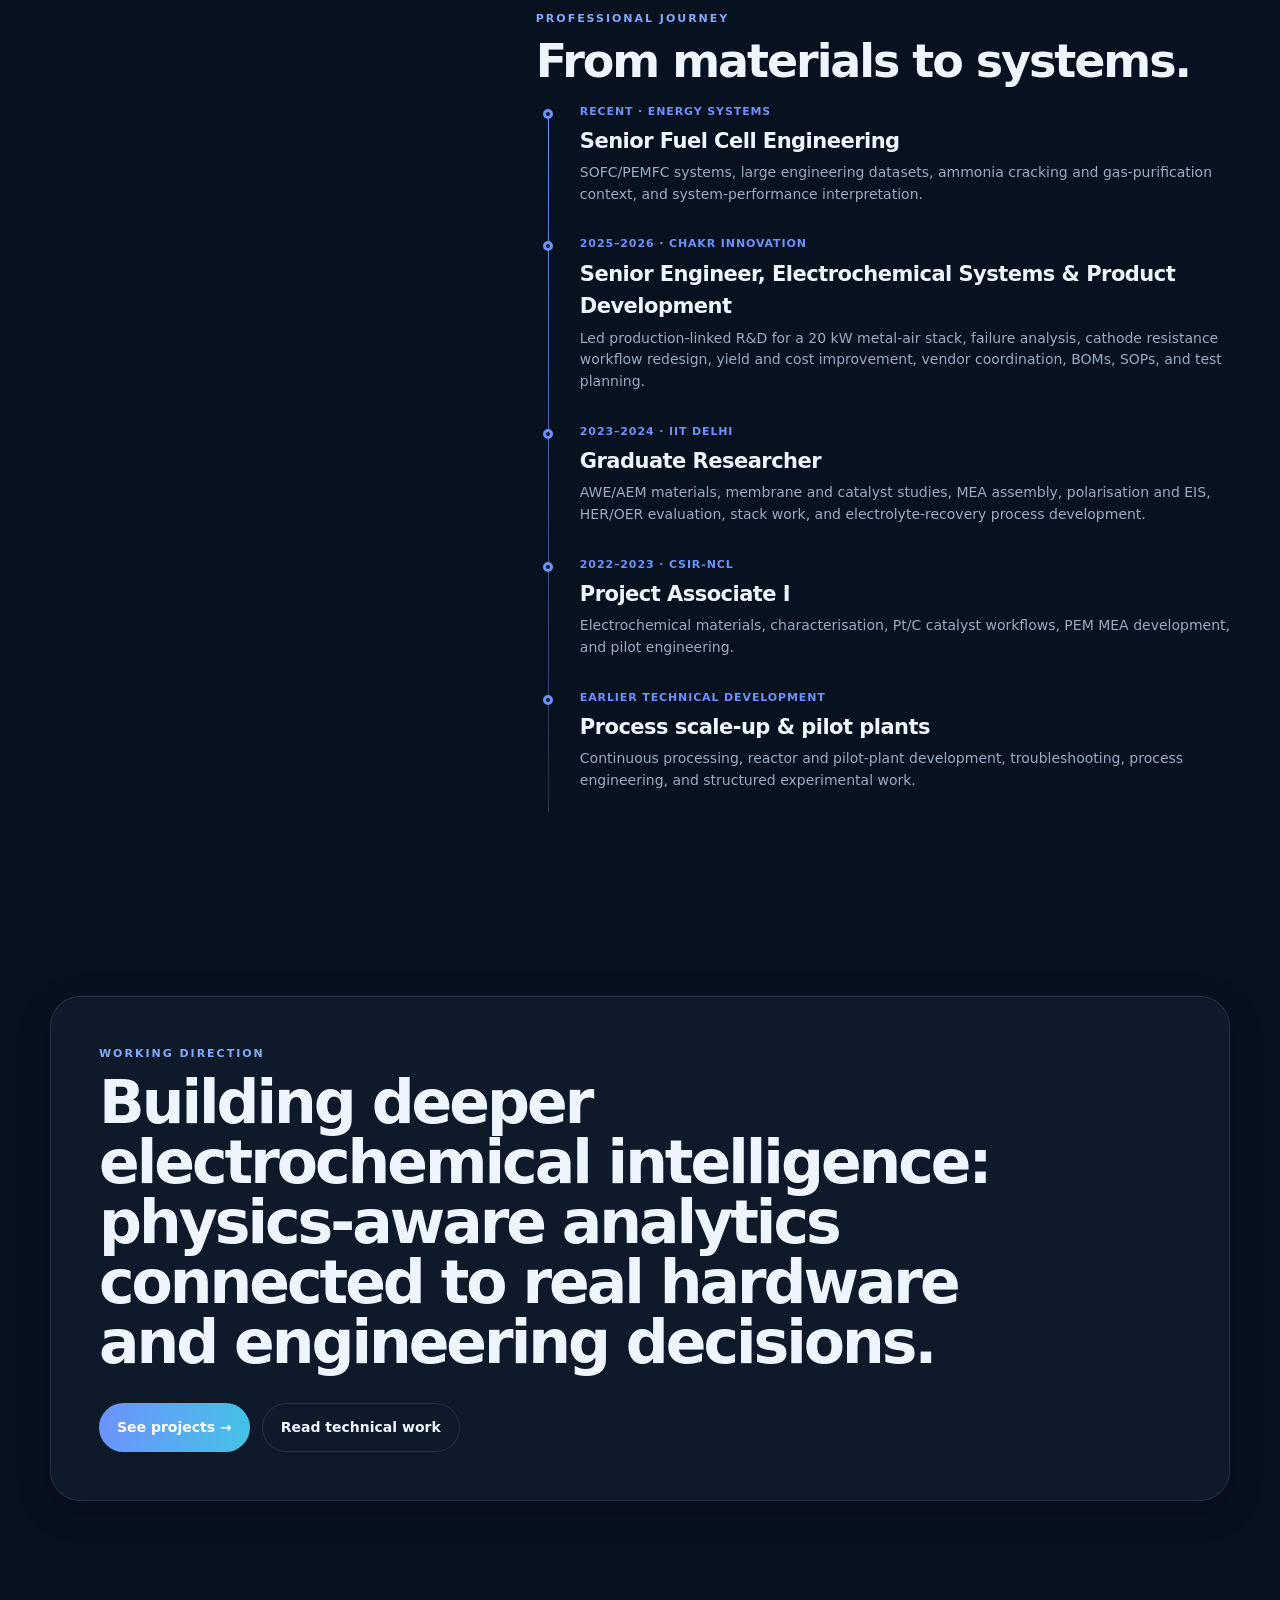
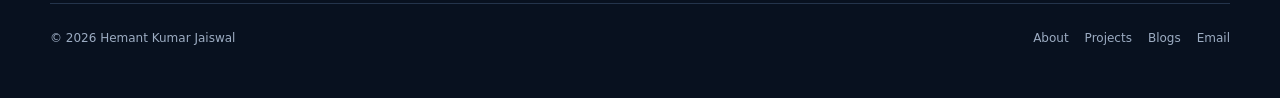
<file: about.html>
<!doctype html><html lang="en" data-theme="dark"><head><meta charset="utf-8"><meta name="viewport" content="width=device-width,initial-scale=1"><meta name="theme-color" content="#08111f"><meta name="description" content="Summary, education and professional journey of Hemant Kumar Jaiswal."><title>About | Hemant Kumar Jaiswal</title><link rel="stylesheet" href="assets/style.css?v=20260923-darklive1"></head><body><div class="bg-grid"></div><div class="aurora a"></div><div class="aurora b"></div><header class="nav-wrap"><div class="container nav"><a class="brand" href="index.html"><span class="brand-mark">HKJ</span><span>Hemant Kumar Jaiswal</span></a><nav class="nav-links"><a href="index.html">Home</a><a class="active" href="about.html">About</a><a href="projects.html">Projects</a><a href="blogs.html">Blogs</a></nav><div class="nav-actions"><button class="theme-btn" id="themeBtn" aria-label="Toggle theme">◐</button><button class="menu-btn" id="menuBtn" aria-label="Open menu">☰</button></div></div><nav class="container mobile-menu" id="mobileMenu"><a href="index.html">Home</a><a href="about.html">About</a><a href="projects.html">Projects</a><a href="blogs.html">Blogs</a></nav></header><main><section class="page-hero"><div class="container"><div class="eyebrow">About</div><h1>Built between the <span class="accent">lab, plant, and data layer.</span></h1><p class="page-copy">Chemical engineering gave me the process foundation. Electrochemistry taught me how interfaces fail. Production R&D taught me what must survive outside the lab. Data analytics lets me connect these layers at scale.</p></div></section><section class="section"><div class="container about-layout"><aside class="about-aside"><div class="profile-card reveal"><img class="profile-natural" src="assets/profile-hemant.jpg" alt="Hemant Kumar Jaiswal"><div class="profile-info"><h2>Hemant Kumar Jaiswal</h2><p>Electrochemistry · Battery Analytics · Energy Systems</p><div class="socials"><a class="social" target="_blank" rel="noopener" href="https://in.linkedin.com/in/hemantjaiswal16"><span>LinkedIn</span><b>↗</b></a><a class="social" target="_blank" rel="noopener" href="https://github.com/Nano-hemu"><span>GitHub</span><b>↗</b></a><a class="social" target="_blank" rel="noopener" href="https://scholar.google.com/citations?user=UOOH9J4AAAAJ&hl=en"><span>Google Scholar</span><b>↗</b></a><a class="social" href="mailto:hkjaiswal7@gmail.com"><span>Email</span><b>→</b></a><a class="social resume-wide" href="assets/Hemant_Kumar_Jaiswal_Electrochemical_Engineer.pdf" download><span>Download résumé</span><b>↓</b></a></div></div></div></aside><div><section class="content-block reveal"><div class="kicker">Summary</div><h2>Engineer first, analyst second, systems thinker throughout.</h2><p>I work across electrochemical energy technologies with experience spanning materials, MEAs, stacks, pilot systems, failure analysis, manufacturing-linked development, data analytics, and techno-economic thinking. My strongest work happens when a problem is multidisciplinary: performance loss may originate in materials, interfaces, operating conditions, manufacturing variation, or data quality.</p><p>I use electrochemical diagnostics and engineering fundamentals to define the mechanism, then data pipelines, modelling, statistics, and structured root-cause methods to test the explanation. The objective is practical: stronger validation, faster failure closure, better yield, clearer scale-up decisions, and more defensible engineering evidence.</p></section><section class="content-block reveal"><div class="kicker">Educational background</div><h2>Foundation and specialisation.</h2><div class="edu-grid"><div class="edu-card"><div class="year">2023–2024</div><div><h3>Indian Institute of Technology Delhi</h3><p>Graduate research in Chemical Engineering, alkaline water electrolysis, membranes, catalysts, MEAs, stack testing, and electrochemical diagnostics.</p></div></div><div class="edu-card"><div class="year">M.Tech · 2022</div><div><h3>CSIR-NCL Pune</h3><p>M.Tech in Chemical Engineering, Pt/C electrocatalyst and PEM MEA research, plus continuous anionic polymerisation pilot work.</p></div></div><div class="edu-card"><div class="year">B.Tech · 2020</div><div><h3>Institute of Engineering & Technology, Lucknow</h3><p>B.Tech in Chemical Engineering with grounding in thermodynamics, transport, reaction engineering, process design, and scale-up.</p></div></div></div></section><section class="content-block reveal"><div class="kicker">Professional journey</div><h2>From materials to systems.</h2><div class="timeline"><div class="titem"><div class="tdot"></div><div><div class="tmeta">Recent · Energy systems</div><h3>Senior Fuel Cell Engineering</h3><p>SOFC/PEMFC systems, large engineering datasets, ammonia cracking and gas-purification context, and system-performance interpretation.</p></div></div><div class="titem"><div class="tdot"></div><div><div class="tmeta">2025–2026 · Chakr Innovation</div><h3>Senior Engineer, Electrochemical Systems & Product Development</h3><p>Led production-linked R&D for a 20 kW metal-air stack, failure analysis, cathode resistance workflow redesign, yield and cost improvement, vendor coordination, BOMs, SOPs, and test planning.</p></div></div><div class="titem"><div class="tdot"></div><div><div class="tmeta">2023–2024 · IIT Delhi</div><h3>Graduate Researcher</h3><p>AWE/AEM materials, membrane and catalyst studies, MEA assembly, polarisation and EIS, HER/OER evaluation, stack work, and electrolyte-recovery process development.</p></div></div><div class="titem"><div class="tdot"></div><div><div class="tmeta">2022–2023 · CSIR-NCL</div><h3>Project Associate I</h3><p>Electrochemical materials, characterisation, Pt/C catalyst workflows, PEM MEA development, and pilot engineering.</p></div></div><div class="titem"><div class="tdot"></div><div><div class="tmeta">Earlier technical development</div><h3>Process scale-up & pilot plants</h3><p>Continuous processing, reactor and pilot-plant development, troubleshooting, process engineering, and structured experimental work.</p></div></div></div></section></div></div></section><section class="section"><div class="container cta reveal"><div class="kicker">Working direction</div><h2>Building deeper electrochemical intelligence: physics-aware analytics connected to real hardware and engineering decisions.</h2><div class="actions"><a class="btn blue" href="projects.html">See projects →</a><a class="btn" href="blogs.html">Read technical work</a></div></div></section></main><footer><div class="container footer-row"><div>© 2026 Hemant Kumar Jaiswal</div><div class="footer-links"><a href="about.html">About</a><a href="projects.html">Projects</a><a href="blogs.html">Blogs</a><a href="mailto:hkjaiswal7@gmail.com">Email</a></div></div></footer><script src="assets/app.js?v=20260923-darklive1"></script></body></html>
</file>
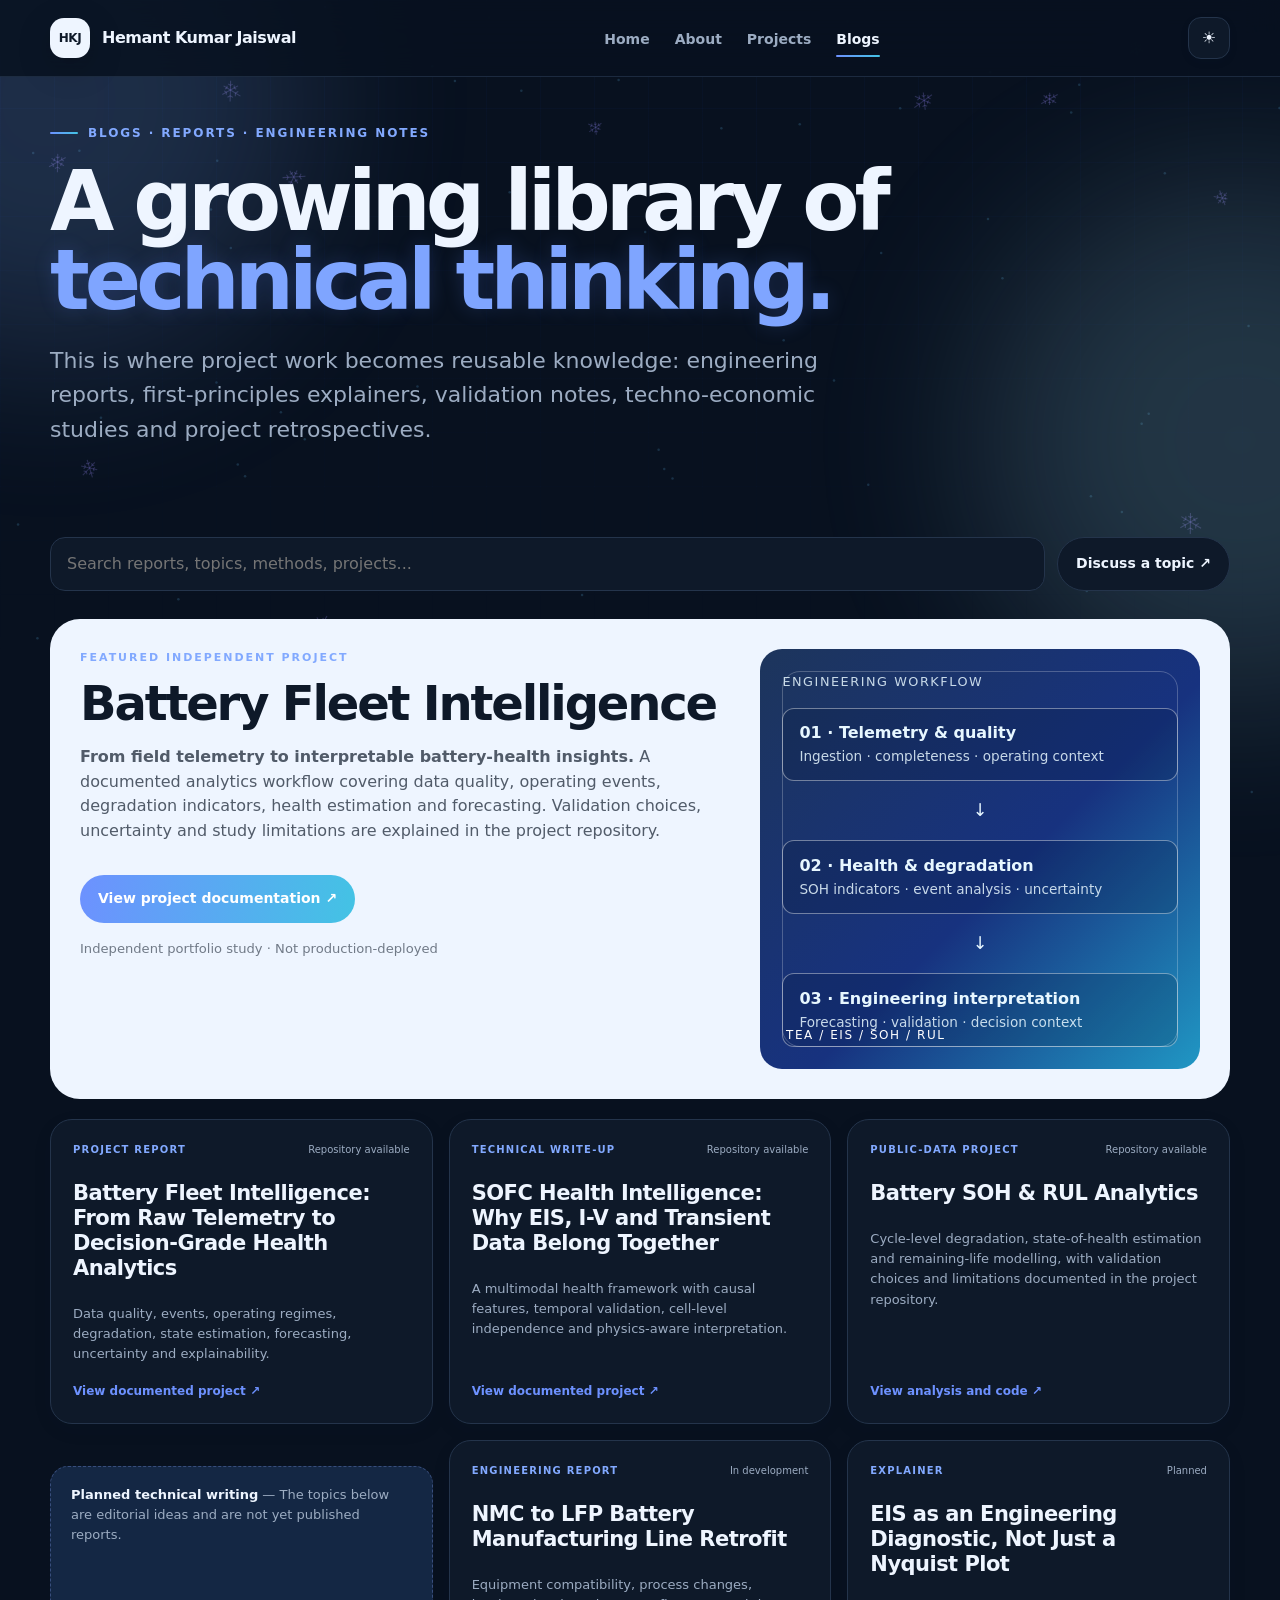
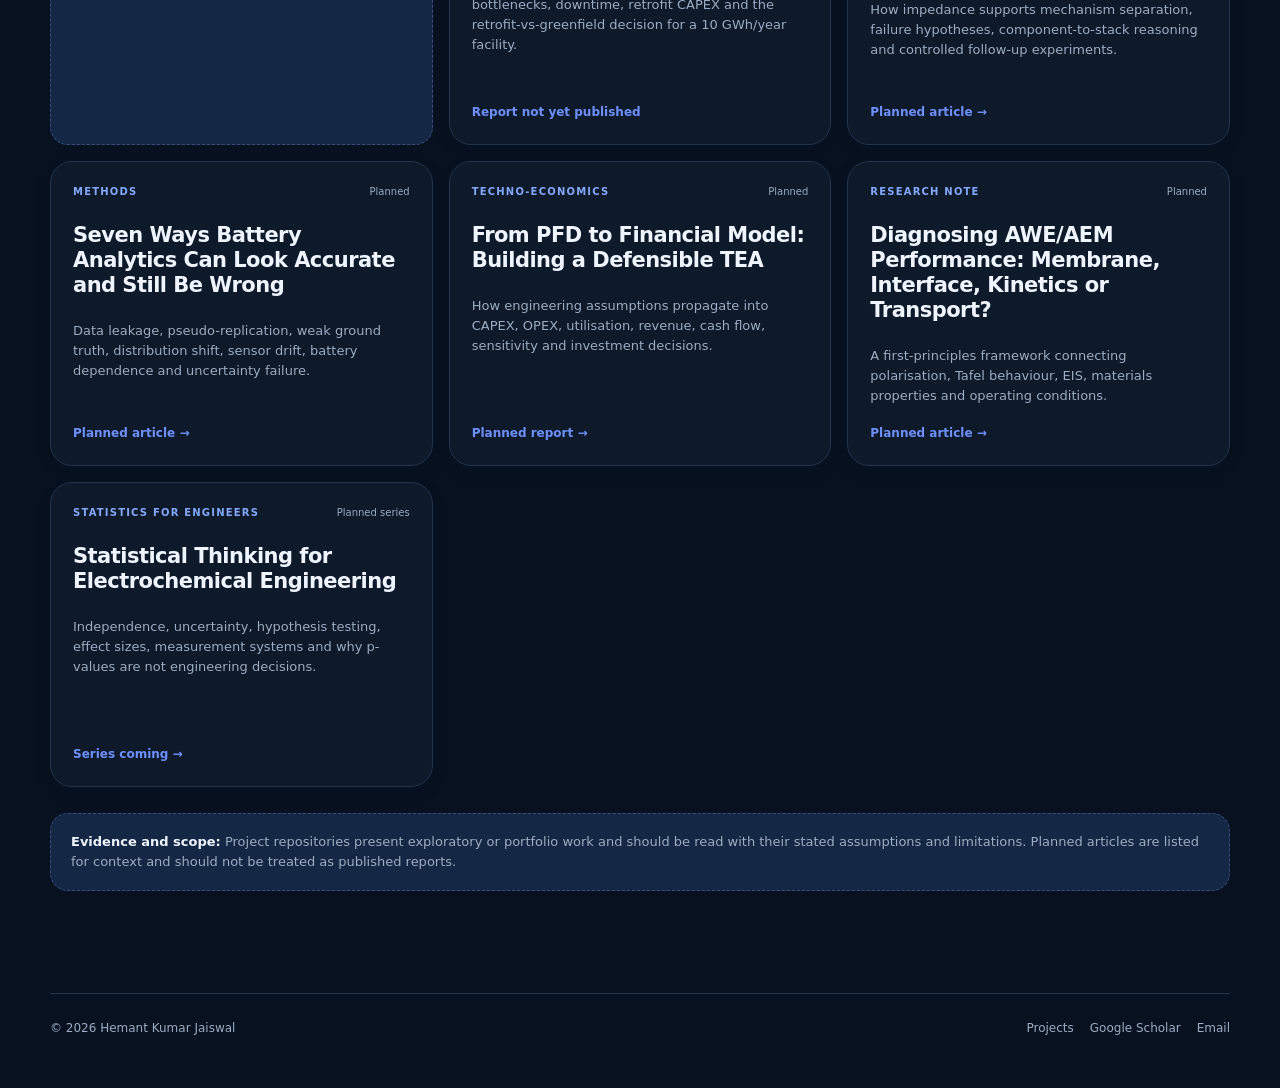
<file: blogs.html>
<!doctype html><html lang="en" data-theme="dark"><head><meta charset="utf-8"><meta name="viewport" content="width=device-width,initial-scale=1"><meta name="theme-color" content="#08111f"><meta name="description" content="Technical reports, engineering notes and write-ups by Hemant Kumar Jaiswal."><title>Blogs & Reports | Hemant Kumar Jaiswal</title><link rel="stylesheet" href="assets/style.css?v=20260923-darklive1"></head><body>
<div class="bg-grid"></div><div class="aurora a"></div><div class="aurora b"></div><header class="nav-wrap"><div class="container nav"><a class="brand" href="index.html"><span class="brand-mark">HKJ</span><span>Hemant Kumar Jaiswal</span></a><nav class="nav-links"><a href="index.html">Home</a><a href="about.html">About</a><a href="projects.html">Projects</a><a class="active" href="blogs.html">Blogs</a></nav><div class="nav-actions"><button class="theme-btn" id="themeBtn" aria-label="Toggle theme">◐</button><button class="menu-btn" id="menuBtn" aria-label="Open menu">☰</button></div></div><nav class="container mobile-menu" id="mobileMenu"><a href="index.html">Home</a><a href="about.html">About</a><a href="projects.html">Projects</a><a href="blogs.html">Blogs</a></nav></header>
<main><section class="page-hero"><div class="container"><div class="eyebrow">Blogs · Reports · Engineering Notes</div><h1>A growing library of <span class="accent">technical thinking.</span></h1><p class="page-copy">This is where project work becomes reusable knowledge: engineering reports, first-principles explainers, validation notes, techno-economic studies and project retrospectives.</p></div></section>
<section class="section"><div class="container"><div class="blog-tools"><div class="search"><input id="blogSearch" placeholder="Search reports, topics, methods, projects..." aria-label="Search reports"></div><a class="btn" href="mailto:hkjaiswal7@gmail.com?subject=Technical%20discussion">Discuss a topic ↗</a></div>
<article class="featured-report reveal"><div><div class="kicker">Featured independent project</div><h2>Battery Fleet Intelligence</h2><p><strong>From field telemetry to interpretable battery-health insights.</strong> A documented analytics workflow covering data quality, operating events, degradation indicators, health estimation and forecasting. Validation choices, uncertainty and study limitations are explained in the project repository.</p><div class="actions"><a class="btn blue" href="https://github.com/Nano-hemu/Battery-Fleet-Intelligence" target="_blank" rel="noopener">View project documentation ↗</a></div><p style="font-size:.82rem;margin-top:1rem;opacity:.8">Independent portfolio study · Not production-deployed</p></div><div class="report-visual" style="display:flex;flex-direction:column;justify-content:center;gap:1rem;padding:1.4rem;color:#e7f7ff;min-height:260px"><div style="font-size:.8rem;letter-spacing:.12em;text-transform:uppercase;opacity:.85">Engineering workflow</div><div style="border:1px solid rgba(255,255,255,.4);padding:.8rem 1rem;border-radius:12px;background:rgba(5,20,45,.18)"><strong>01 · Telemetry &amp; quality</strong><div style="font-size:.85rem;opacity:.85">Ingestion · completeness · operating context</div></div><div style="text-align:center;font-size:1.1rem">↓</div><div style="border:1px solid rgba(255,255,255,.4);padding:.8rem 1rem;border-radius:12px;background:rgba(5,20,45,.18)"><strong>02 · Health &amp; degradation</strong><div style="font-size:.85rem;opacity:.85">SOH indicators · event analysis · uncertainty</div></div><div style="text-align:center;font-size:1.1rem">↓</div><div style="border:1px solid rgba(255,255,255,.4);padding:.8rem 1rem;border-radius:12px;background:rgba(5,20,45,.18)"><strong>03 · Engineering interpretation</strong><div style="font-size:.85rem;opacity:.85">Forecasting · validation · decision context</div></div></div></article>
<div class="blog-grid">
<article class="blog-card reveal" data-search="battery fleet intelligence field telemetry soh rul degradation"><div class="blog-top"><span class="blog-kind">Project Report</span><span class="blog-date">Repository available</span></div><h3>Battery Fleet Intelligence: From Raw Telemetry to Decision-Grade Health Analytics</h3><p>Data quality, events, operating regimes, degradation, state estimation, forecasting, uncertainty and explainability.</p><a class="read" href="https://github.com/Nano-hemu/Battery-Fleet-Intelligence" target="_blank" rel="noopener">View documented project ↗</a></article>
<article class="blog-card reveal" data-search="sofc eis iv transient health intelligence forecasting"><div class="blog-top"><span class="blog-kind">Technical Write-up</span><span class="blog-date">Repository available</span></div><h3>SOFC Health Intelligence: Why EIS, I-V and Transient Data Belong Together</h3><p>A multimodal health framework with causal features, temporal validation, cell-level independence and physics-aware interpretation.</p><a class="read" href="https://github.com/Nano-hemu/SOFC-Health-Intelligence" target="_blank" rel="noopener">View documented project ↗</a></article>
<article class="blog-card reveal" data-search="nasa battery aging capacity soh rul independent public data"><div class="blog-top"><span class="blog-kind">Public-data project</span><span class="blog-date">Repository available</span></div><h3>Battery SOH &amp; RUL Analytics</h3><p>Cycle-level degradation, state-of-health estimation and remaining-life modelling, with validation choices and limitations documented in the project repository.</p><a class="read" href="https://github.com/Nano-hemu/Battery-Analytics-Portfolio" target="_blank" rel="noopener">View analysis and code ↗</a></article>
<div class="note reveal"><strong>Planned technical writing</strong> — The topics below are editorial ideas and are not yet published reports.</div>
<article class="blog-card reveal" data-search="nmc lfp retrofit manufacturing techno economic battery capex opex"><div class="blog-top"><span class="blog-kind">Engineering Report</span><span class="blog-date">In development</span></div><h3>NMC to LFP Battery Manufacturing Line Retrofit</h3><p>Equipment compatibility, process changes, bottlenecks, downtime, retrofit CAPEX and the retrofit-vs-greenfield decision for a 10 GWh/year facility.</p><span class="read">Report not yet published</span></article>
<article class="blog-card reveal" data-search="eis electrochemical impedance engineering diagnostic nyquist"><div class="blog-top"><span class="blog-kind">Explainer</span><span class="blog-date">Planned</span></div><h3>EIS as an Engineering Diagnostic, Not Just a Nyquist Plot</h3><p>How impedance supports mechanism separation, failure hypotheses, component-to-stack reasoning and controlled follow-up experiments.</p><span class="read">Planned article →</span></article>
<article class="blog-card reveal" data-search="data leakage pseudo replication ground truth distribution shift sensor drift uncertainty"><div class="blog-top"><span class="blog-kind">Methods</span><span class="blog-date">Planned</span></div><h3>Seven Ways Battery Analytics Can Look Accurate and Still Be Wrong</h3><p>Data leakage, pseudo-replication, weak ground truth, distribution shift, sensor drift, battery dependence and uncertainty failure.</p><span class="read">Planned article →</span></article>
<article class="blog-card reveal" data-search="tea techno economic financial model pfd capex opex sensitivity"><div class="blog-top"><span class="blog-kind">Techno-Economics</span><span class="blog-date">Planned</span></div><h3>From PFD to Financial Model: Building a Defensible TEA</h3><p>How engineering assumptions propagate into CAPEX, OPEX, utilisation, revenue, cash flow, sensitivity and investment decisions.</p><span class="read">Planned report →</span></article>
<article class="blog-card reveal" data-search="awe aem electrolyzer membrane mea eis polarisation tafel"><div class="blog-top"><span class="blog-kind">Research Note</span><span class="blog-date">Planned</span></div><h3>Diagnosing AWE/AEM Performance: Membrane, Interface, Kinetics or Transport?</h3><p>A first-principles framework connecting polarisation, Tafel behaviour, EIS, materials properties and operating conditions.</p><span class="read">Planned article →</span></article>
<article class="blog-card reveal" data-search="statistics hypothesis testing battery engineering validation"><div class="blog-top"><span class="blog-kind">Statistics for Engineers</span><span class="blog-date">Planned series</span></div><h3>Statistical Thinking for Electrochemical Engineering</h3><p>Independence, uncertainty, hypothesis testing, effect sizes, measurement systems and why p-values are not engineering decisions.</p><span class="read">Series coming →</span></article>
</div><div class="note reveal"><strong>Evidence and scope:</strong> Project repositories present exploratory or portfolio work and should be read with their stated assumptions and limitations. Planned articles are listed for context and should not be treated as published reports.</div></div></section></main>
<footer><div class="container footer-row"><div>© 2026 Hemant Kumar Jaiswal</div><div class="footer-links"><a href="projects.html">Projects</a><a href="https://scholar.google.com/citations?user=UOOH9J4AAAAJ&hl=en" target="_blank" rel="noopener">Google Scholar</a><a href="mailto:hkjaiswal7@gmail.com">Email</a></div></div></footer><script src="assets/app.js?v=20260923-darklive1"></script></body></html>
</file>
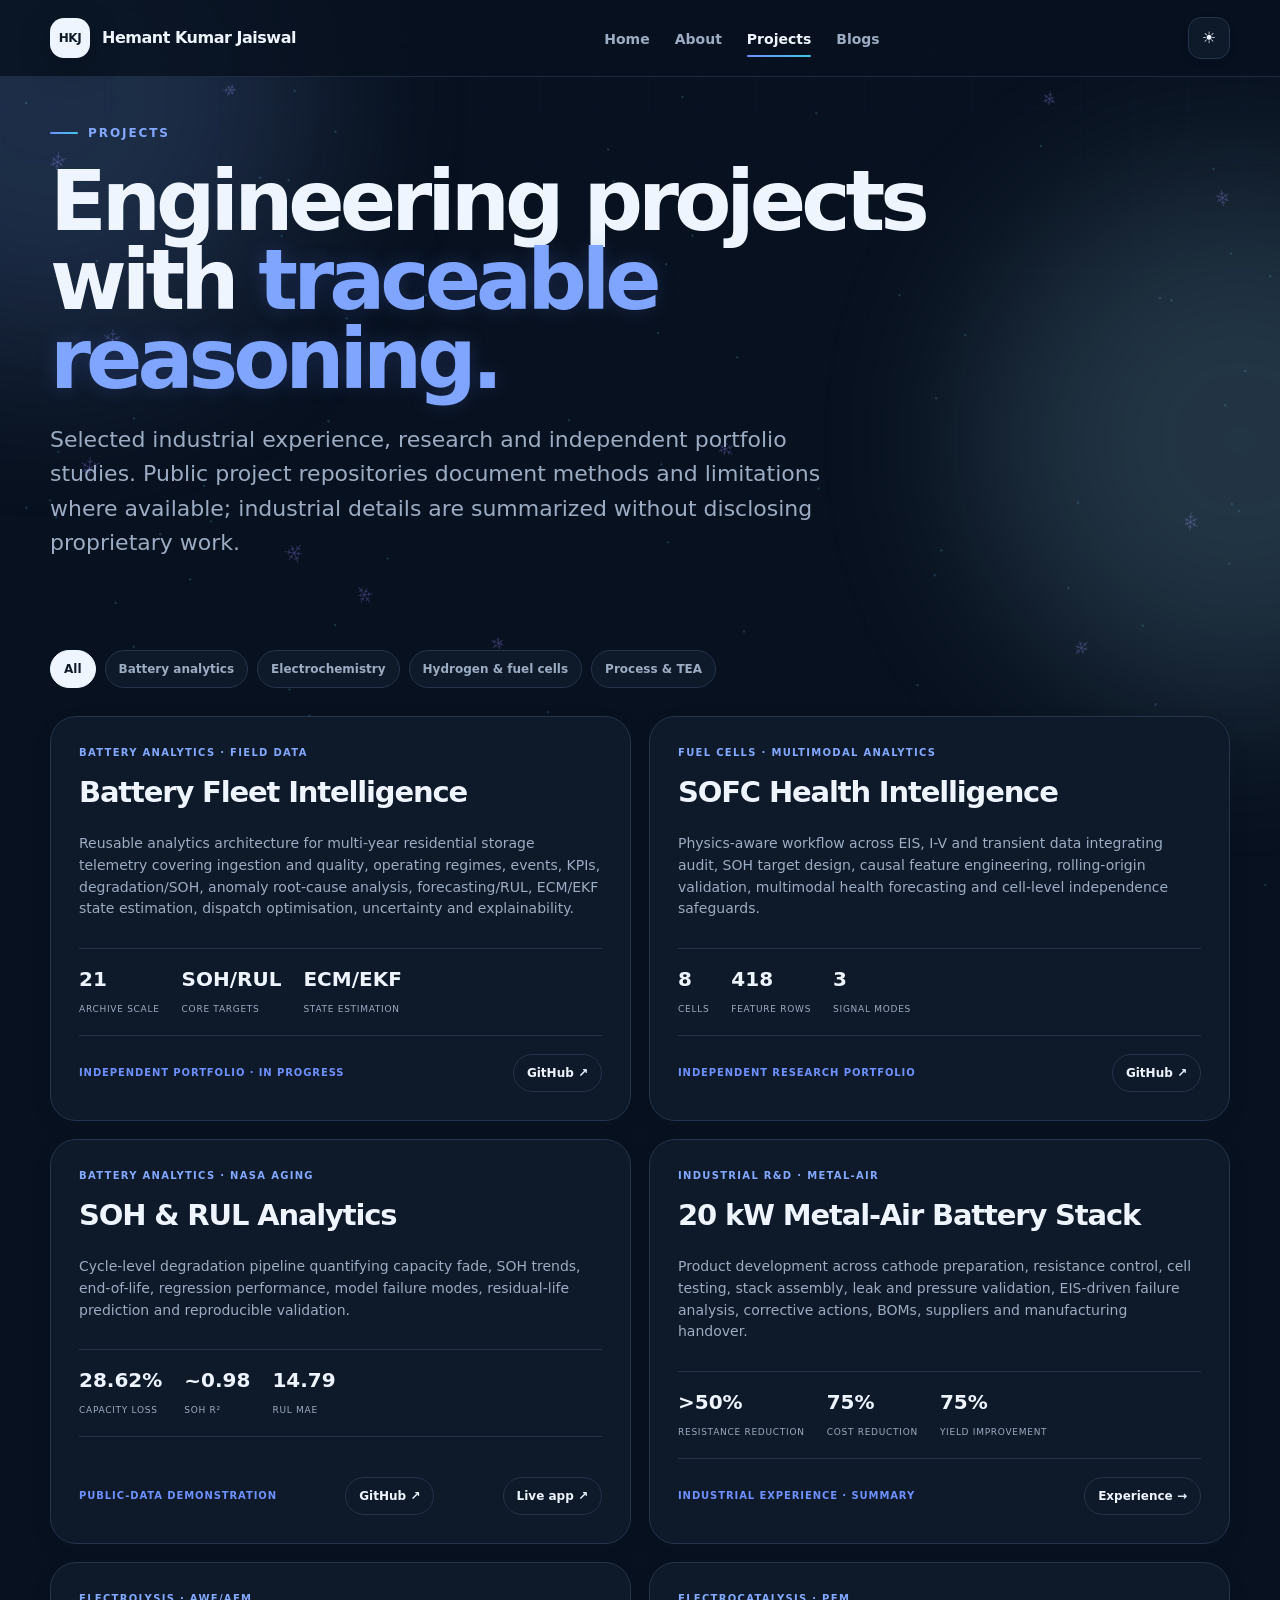
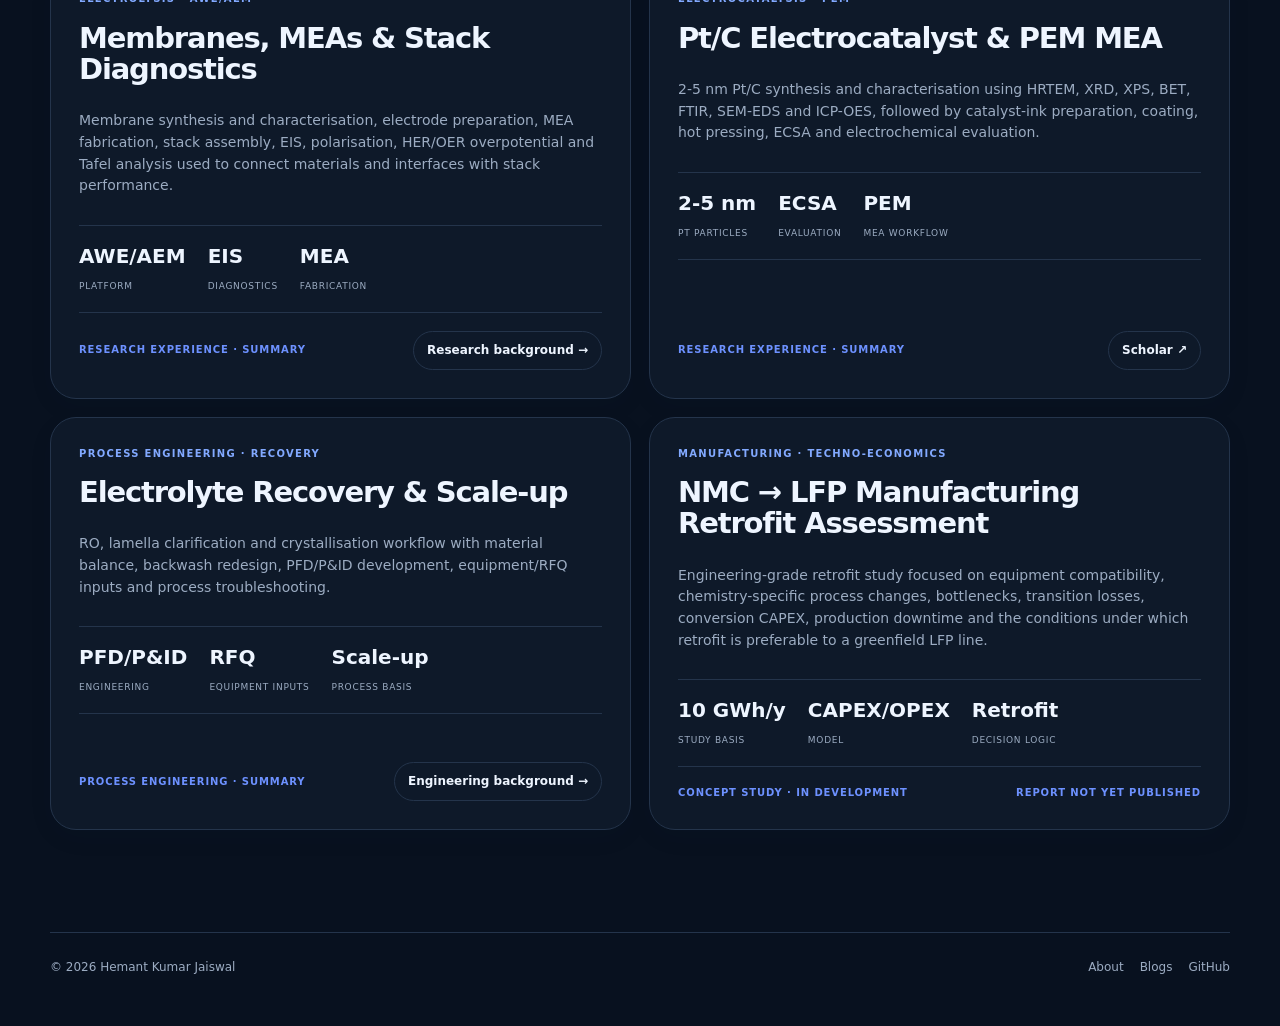
<file: projects.html>
<!doctype html><html lang="en" data-theme="dark"><head><meta charset="utf-8"><meta name="viewport" content="width=device-width,initial-scale=1"><meta name="theme-color" content="#08111f"><meta name="description" content="Engineering projects by Hemant Kumar Jaiswal across battery analytics, electrochemistry, hydrogen, fuel cells and techno-economics."><title>Projects | Hemant Kumar Jaiswal</title><link rel="stylesheet" href="assets/style.css?v=20260923-darklive1"></head><body>
<div class="bg-grid"></div><div class="aurora a"></div><div class="aurora b"></div><header class="nav-wrap"><div class="container nav"><a class="brand" href="index.html"><span class="brand-mark">HKJ</span><span>Hemant Kumar Jaiswal</span></a><nav class="nav-links"><a href="index.html">Home</a><a href="about.html">About</a><a class="active" href="projects.html">Projects</a><a href="blogs.html">Blogs</a></nav><div class="nav-actions"><button class="theme-btn" id="themeBtn" aria-label="Toggle theme">◐</button><button class="menu-btn" id="menuBtn" aria-label="Open menu">☰</button></div></div><nav class="container mobile-menu" id="mobileMenu"><a href="index.html">Home</a><a href="about.html">About</a><a href="projects.html">Projects</a><a href="blogs.html">Blogs</a></nav></header>
<main><section class="page-hero"><div class="container"><div class="eyebrow">Projects</div><h1>Engineering projects with <span class="accent">traceable reasoning.</span></h1><p class="page-copy">Selected industrial experience, research and independent portfolio studies. Public project repositories document methods and limitations where available; industrial details are summarized without disclosing proprietary work.</p></div></section>
<section class="section"><div class="container"><div class="project-toolbar"><button class="filter active" data-filter="all">All</button><button class="filter" data-filter="battery">Battery analytics</button><button class="filter" data-filter="electrochem">Electrochemistry</button><button class="filter" data-filter="hydrogen">Hydrogen & fuel cells</button><button class="filter" data-filter="process">Process & TEA</button></div><div class="projects">
<article class="project reveal" data-category="battery"><span class="ptype">Battery Analytics · Field Data</span><h2>Battery Fleet Intelligence</h2><p>Reusable analytics architecture for multi-year residential storage telemetry covering ingestion and quality, operating regimes, events, KPIs, degradation/SOH, anomaly root-cause analysis, forecasting/RUL, ECM/EKF state estimation, dispatch optimisation, uncertainty and explainability.</p><div class="metrics"><div><strong>21</strong><span>archive scale</span></div><div><strong>SOH/RUL</strong><span>core targets</span></div><div><strong>ECM/EKF</strong><span>state estimation</span></div></div><div class="bottom"><span class="status">Independent portfolio · In progress</span><a class="btn small" href="https://github.com/Nano-hemu/Battery-Fleet-Intelligence" target="_blank" rel="noopener">GitHub ↗</a></div></article>
<article class="project reveal" data-category="hydrogen"><span class="ptype">Fuel Cells · Multimodal Analytics</span><h2>SOFC Health Intelligence</h2><p>Physics-aware workflow across EIS, I-V and transient data integrating audit, SOH target design, causal feature engineering, rolling-origin validation, multimodal health forecasting and cell-level independence safeguards.</p><div class="metrics"><div><strong>8</strong><span>cells</span></div><div><strong>418</strong><span>feature rows</span></div><div><strong>3</strong><span>signal modes</span></div></div><div class="bottom"><span class="status">Independent research portfolio</span><a class="btn small" href="https://github.com/Nano-hemu/SOFC-Health-Intelligence" target="_blank" rel="noopener">GitHub ↗</a></div></article>
<article class="project reveal" data-category="battery"><span class="ptype">Battery Analytics · NASA Aging</span><h2>SOH & RUL Analytics</h2><p>Cycle-level degradation pipeline quantifying capacity fade, SOH trends, end-of-life, regression performance, model failure modes, residual-life prediction and reproducible validation.</p><div class="metrics"><div><strong>28.62%</strong><span>capacity loss</span></div><div><strong>~0.98</strong><span>SOH R²</span></div><div><strong>14.79</strong><span>RUL MAE</span></div></div><div class="bottom"><span class="status">Public-data demonstration</span><a class="btn small" href="https://github.com/Nano-hemu/Battery-Analytics-Portfolio" target="_blank" rel="noopener">GitHub ↗</a> <a class="btn small" href="https://battery-intelligence.streamlit.app/" target="_blank" rel="noopener">Live app ↗</a></div></article>
<article class="project reveal" data-category="electrochem"><span class="ptype">Industrial R&D · Metal-Air</span><h2>20 kW Metal-Air Battery Stack</h2><p>Product development across cathode preparation, resistance control, cell testing, stack assembly, leak and pressure validation, EIS-driven failure analysis, corrective actions, BOMs, suppliers and manufacturing handover.</p><div class="metrics"><div><strong>&gt;50%</strong><span>resistance reduction</span></div><div><strong>75%</strong><span>cost reduction</span></div><div><strong>75%</strong><span>yield improvement</span></div></div><div class="bottom"><span class="status">Industrial experience · Summary</span><a class="btn small" href="about.html">Experience →</a></div></article>
<article class="project reveal" data-category="hydrogen"><span class="ptype">Electrolysis · AWE/AEM</span><h2>Membranes, MEAs & Stack Diagnostics</h2><p>Membrane synthesis and characterisation, electrode preparation, MEA fabrication, stack assembly, EIS, polarisation, HER/OER overpotential and Tafel analysis used to connect materials and interfaces with stack performance.</p><div class="metrics"><div><strong>AWE/AEM</strong><span>platform</span></div><div><strong>EIS</strong><span>diagnostics</span></div><div><strong>MEA</strong><span>fabrication</span></div></div><div class="bottom"><span class="status">Research experience · Summary</span><a class="btn small" href="about.html">Research background →</a></div></article>
<article class="project reveal" data-category="electrochem"><span class="ptype">Electrocatalysis · PEM</span><h2>Pt/C Electrocatalyst & PEM MEA</h2><p>2-5 nm Pt/C synthesis and characterisation using HRTEM, XRD, XPS, BET, FTIR, SEM-EDS and ICP-OES, followed by catalyst-ink preparation, coating, hot pressing, ECSA and electrochemical evaluation.</p><div class="metrics"><div><strong>2-5 nm</strong><span>Pt particles</span></div><div><strong>ECSA</strong><span>evaluation</span></div><div><strong>PEM</strong><span>MEA workflow</span></div></div><div class="bottom"><span class="status">Research experience · Summary</span><a class="btn small" href="https://scholar.google.com/citations?user=UOOH9J4AAAAJ&hl=en" target="_blank" rel="noopener">Scholar ↗</a></div></article>
<article class="project reveal" data-category="process"><span class="ptype">Process Engineering · Recovery</span><h2>Electrolyte Recovery & Scale-up</h2><p>RO, lamella clarification and crystallisation workflow with material balance, backwash redesign, PFD/P&ID development, equipment/RFQ inputs and process troubleshooting.</p><div class="metrics"><div><strong>PFD/P&ID</strong><span>engineering</span></div><div><strong>RFQ</strong><span>equipment inputs</span></div><div><strong>Scale-up</strong><span>process basis</span></div></div><div class="bottom"><span class="status">Process engineering · Summary</span><a class="btn small" href="about.html">Engineering background →</a></div></article>
<article class="project reveal" data-category="process"><span class="ptype">Manufacturing · Techno-Economics</span><h2>NMC → LFP Manufacturing Retrofit Assessment</h2><p>Engineering-grade retrofit study focused on equipment compatibility, chemistry-specific process changes, bottlenecks, transition losses, conversion CAPEX, production downtime and the conditions under which retrofit is preferable to a greenfield LFP line.</p><div class="metrics"><div><strong>10 GWh/y</strong><span>study basis</span></div><div><strong>CAPEX/OPEX</strong><span>model</span></div><div><strong>Retrofit</strong><span>decision logic</span></div></div><div class="bottom"><span class="status">Concept study · In development</span><span class="status">Report not yet published</span></div></article>
</div></div></section></main>
<footer><div class="container footer-row"><div>© 2026 Hemant Kumar Jaiswal</div><div class="footer-links"><a href="about.html">About</a><a href="blogs.html">Blogs</a><a href="https://github.com/Nano-hemu" target="_blank" rel="noopener">GitHub</a></div></div></footer><script src="assets/app.js?v=20260923-darklive1"></script></body></html>
</file>
<file: assets/style.css>
:root{
  --bg:#f5f7fb;
  --surface:#ffffff;
  --surface-2:#eef3f9;
  --ink:#0c1728;
  --muted:#5f6d80;
  --line:#dbe3ee;
  --blue:#2764ff;
  --blue-2:#1ca8d6;
  --blue-soft:#e8f0ff;
  --navy:#0a1830;
  --shadow:0 22px 70px rgba(23,42,76,.10);
  --shadow-sm:0 10px 35px rgba(23,42,76,.08);
  --radius:28px;
  --max:1180px;
}
html[data-theme="dark"]{
  --bg:#08111f;
  --surface:#0e1929;
  --surface-2:#122033;
  --ink:#eef5ff;
  --muted:#9cacc2;
  --line:#24344b;
  --blue:#6d91ff;
  --blue-2:#43c3e4;
  --blue-soft:#142744;
  --navy:#f4f7fb;
  --shadow:0 22px 70px rgba(0,0,0,.25);
  --shadow-sm:0 10px 35px rgba(0,0,0,.18);
}
*{box-sizing:border-box}
html{scroll-behavior:smooth}
body{margin:0;background:var(--bg);color:var(--ink);font-family:Inter,ui-sans-serif,system-ui,-apple-system,BlinkMacSystemFont,"Segoe UI",Arial,sans-serif;line-height:1.55;overflow-x:hidden;transition:background .28s ease,color .28s ease}
a{color:inherit;text-decoration:none}button,input{font:inherit}img{display:block;max-width:100%}::selection{background:rgba(39,100,255,.16)}
.container{width:min(var(--max),calc(100% - 40px));margin-inline:auto}
.bg-grid{position:fixed;inset:0;z-index:-3;pointer-events:none;background-image:linear-gradient(rgba(39,100,255,.035) 1px,transparent 1px),linear-gradient(90deg,rgba(39,100,255,.035) 1px,transparent 1px);background-size:54px 54px;mask-image:linear-gradient(to bottom,black 0%,transparent 75%)}
.aurora{position:fixed;z-index:-2;width:520px;height:520px;border-radius:50%;filter:blur(90px);opacity:.18;pointer-events:none}.aurora.a{left:-210px;top:-160px;background:#7fb0ff}.aurora.b{right:-220px;top:180px;background:#9bdaf0}
.nav-wrap{position:sticky;top:0;z-index:80;background:color-mix(in srgb,var(--bg) 84%,transparent);backdrop-filter:blur(18px);border-bottom:1px solid color-mix(in srgb,var(--line) 74%,transparent)}
.nav{height:76px;display:flex;align-items:center;justify-content:space-between;gap:24px}.brand{display:flex;align-items:center;gap:12px;font-weight:850;letter-spacing:-.03em}.brand-mark{width:40px;height:40px;border-radius:14px;display:grid;place-items:center;background:var(--ink);color:var(--surface);font-size:12px;letter-spacing:-.03em;box-shadow:var(--shadow-sm)}
.nav-links{display:flex;gap:25px;font-size:14px;font-weight:720;color:var(--muted)}.nav-links a{position:relative;padding:27px 0 23px}.nav-links a:after{content:"";position:absolute;left:0;right:100%;bottom:17px;height:2px;border-radius:99px;background:linear-gradient(90deg,var(--blue),var(--blue-2));transition:right .22s ease}.nav-links a:hover,.nav-links a.active{color:var(--ink)}.nav-links a:hover:after,.nav-links a.active:after{right:0}
.nav-actions{display:flex;align-items:center;gap:10px}.theme-btn,.menu-btn{border:1px solid var(--line);background:var(--surface);color:var(--ink);border-radius:13px;min-width:42px;height:42px;display:grid;place-items:center;cursor:pointer;box-shadow:0 3px 12px rgba(23,42,76,.04)}.theme-btn:hover,.menu-btn:hover{border-color:color-mix(in srgb,var(--blue) 40%,var(--line))}.menu-btn{display:none}.mobile-menu{display:none;padding:0 0 15px}.mobile-menu.open{display:grid}.mobile-menu a{padding:12px 2px;border-top:1px solid var(--line);font-weight:720;color:var(--muted)}
.hero{padding:40px 0 48px}.hero-grid{display:grid;grid-template-columns:1.1fr .9fr;gap:62px;align-items:center}.eyebrow{display:inline-flex;align-items:center;gap:10px;font-size:12px;font-weight:850;letter-spacing:.16em;text-transform:uppercase;color:var(--blue);margin-bottom:20px}.eyebrow:before{content:"";width:28px;height:2px;background:linear-gradient(90deg,var(--blue),var(--blue-2));border-radius:99px}.hero h1{font-size:clamp(46px,5.9vw,76px);line-height:.95;letter-spacing:-.058em;margin:0 0 24px;font-weight:880}.page-hero h1{font-size:clamp(50px,6.5vw,84px);line-height:.95;letter-spacing:-.06em;margin:0 0 24px;font-weight:880}.accent{color:var(--blue)}.hero-copy,.page-copy{font-size:clamp(18px,1.9vw,22px);color:var(--muted);max-width:800px}.actions{display:flex;gap:12px;flex-wrap:wrap;margin-top:31px}.btn{display:inline-flex;align-items:center;justify-content:center;gap:9px;border-radius:999px;padding:13px 18px;border:1px solid var(--line);font-size:14px;font-weight:820;background:var(--surface);transition:.22s ease}.btn:hover{transform:translateY(-2px);box-shadow:var(--shadow-sm);border-color:color-mix(in srgb,var(--blue) 42%,var(--line))}.btn.primary{background:var(--ink);color:var(--surface);border-color:var(--ink)}.btn.blue{background:linear-gradient(100deg,var(--blue),var(--blue-2));color:#fff;border:0}.btn.small{padding:9px 13px;font-size:12px}
.hero-visual{position:relative;min-height:570px}.portrait-shell{position:absolute;inset:0 0 0 40px;border-radius:36px;background:var(--surface);border:1px solid var(--line);box-shadow:var(--shadow);overflow:hidden}.portrait-shell img{width:100%;height:100%;object-fit:cover;object-position:center 28%}.portrait-shell:after{content:"";position:absolute;inset:0;background:linear-gradient(to top,rgba(3,11,24,.48),transparent 42%)}.scan{position:absolute;left:0;right:0;height:1px;background:linear-gradient(90deg,transparent,rgba(75,150,255,.85),transparent);box-shadow:0 0 18px rgba(75,150,255,.6);animation:scan 5.6s ease-in-out infinite;z-index:2}.portrait-label{position:absolute;left:68px;right:28px;bottom:28px;z-index:3;color:#fff;display:flex;justify-content:space-between;align-items:end;gap:20px}.portrait-label span{display:block;font-size:11px;letter-spacing:.12em;text-transform:uppercase;opacity:.72}.portrait-label strong{font-size:18px}.orbit-chip{position:absolute;top:46px;left:0;z-index:4;width:130px;height:130px;border-radius:50%;background:color-mix(in srgb,var(--surface) 90%,transparent);border:1px solid var(--line);box-shadow:var(--shadow-sm);display:grid;place-items:center;backdrop-filter:blur(10px)}.orbit-chip:before,.orbit-chip:after{content:"";position:absolute;border:1px solid color-mix(in srgb,var(--blue) 34%,transparent);border-radius:50%}.orbit-chip:before{width:82px;height:82px;animation:spin 8s linear infinite}.orbit-chip:after{width:50px;height:50px;animation:spin 5s linear infinite reverse}.orbit-chip b{font-size:22px;letter-spacing:-.05em}.orbit-chip i{position:absolute;width:8px;height:8px;border-radius:50%;background:var(--blue);top:22px;left:31px;box-shadow:0 0 14px var(--blue)}
@keyframes spin{to{transform:rotate(1turn)}}@keyframes scan{0%,100%{top:14%;opacity:0}15%,85%{opacity:1}50%{top:80%}}
.signal-row{display:grid;grid-template-columns:repeat(4,1fr);gap:14px;margin-top:44px}.signal{padding:20px 18px;border-radius:20px;background:var(--surface);border:1px solid var(--line);box-shadow:0 6px 22px rgba(23,42,76,.04)}.signal strong{display:block;font-size:32px;letter-spacing:-.05em;margin-bottom:7px}.signal strong em{font-style:normal;color:var(--blue)}.signal span{font-size:13px;color:var(--muted)}
.section{padding:66px 0}.section-line{border-top:1px solid var(--line)}.section-head{display:grid;grid-template-columns:.82fr 1.18fr;gap:42px;align-items:end;margin-bottom:30px}.kicker{font-size:11px;font-weight:860;letter-spacing:.18em;text-transform:uppercase;color:var(--blue);margin-bottom:10px}.section-title{font-size:clamp(38px,5vw,62px);line-height:1;letter-spacing:-.05em;margin:0}.section-copy{font-size:17px;color:var(--muted);max-width:720px;margin:0 0 2px auto}
.bento{display:grid;grid-template-columns:repeat(12,1fr);gap:16px}.bento-card{position:relative;overflow:hidden;background:var(--surface);border:1px solid var(--line);border-radius:26px;padding:28px;box-shadow:0 8px 30px rgba(23,42,76,.045);transition:.24s ease}.bento-card:hover{transform:translateY(-4px);box-shadow:var(--shadow-sm);border-color:color-mix(in srgb,var(--blue) 32%,var(--line))}.bento-card.large{grid-column:span 7;min-height:320px}.bento-card.medium{grid-column:span 5;min-height:320px}.bento-card.small{grid-column:span 4;min-height:255px}.bento-card .index{font-size:11px;color:var(--blue);font-weight:850;letter-spacing:.12em}.bento-card h3{font-size:clamp(24px,2.4vw,34px);letter-spacing:-.04em;margin:56px 0 12px;max-width:460px}.bento-card p{font-size:14px;color:var(--muted);max-width:540px}.tags{display:flex;flex-wrap:wrap;gap:7px;margin-top:18px}.tag{padding:6px 9px;border-radius:999px;font-size:11px;font-weight:740;background:var(--surface-2);border:1px solid var(--line);color:var(--muted)}.bento-card .watermark{position:absolute;right:22px;top:12px;font-size:88px;font-weight:900;letter-spacing:-.08em;color:color-mix(in srgb,var(--blue) 7%,transparent);pointer-events:none}
.featured{display:grid;grid-template-columns:repeat(3,1fr);gap:16px}.feature-card{background:var(--surface);border:1px solid var(--line);border-radius:24px;padding:25px;box-shadow:0 6px 24px rgba(23,42,76,.045);display:flex;flex-direction:column;min-height:285px;transition:.22s}.feature-card:hover{transform:translateY(-4px);box-shadow:var(--shadow-sm)}.feature-card .type{font-size:10px;font-weight:850;letter-spacing:.13em;text-transform:uppercase;color:var(--blue)}.feature-card h3{font-size:22px;letter-spacing:-.03em;margin:22px 0 10px}.feature-card p{font-size:14px;color:var(--muted)}.feature-card .link{margin-top:auto;font-size:13px;font-weight:820;color:var(--blue)}
.quote{padding:46px;border-radius:30px;background:var(--ink);color:var(--surface);position:relative;overflow:hidden}.quote:after{content:"";position:absolute;width:380px;height:380px;border-radius:50%;right:-140px;top:-190px;background:radial-gradient(circle,rgba(77,132,255,.38),transparent 65%)}.quote blockquote{position:relative;z-index:1;font-size:clamp(27px,3.6vw,44px);line-height:1.14;letter-spacing:-.04em;margin:0;max-width:980px}.quote p{position:relative;z-index:1;color:color-mix(in srgb,var(--surface) 72%,transparent);max-width:760px;margin:20px 0 0}
.page-hero{padding:40px 0 24px}.page-hero h1{max-width:1040px}.page-hero .page-copy{margin-bottom:0}
.about-layout{display:grid;grid-template-columns:.78fr 1.22fr;gap:42px}.about-aside{position:sticky;top:105px;height:max-content}.profile-card{background:var(--surface);border:1px solid var(--line);border-radius:28px;padding:20px;box-shadow:var(--shadow-sm)}.profile-card img{width:100%;aspect-ratio:4/5;object-fit:cover;object-position:center 28%;border-radius:21px}.profile-info{padding:18px 8px 4px}.profile-info h2{font-size:28px;letter-spacing:-.04em;margin:0 0 3px}.profile-info p{color:var(--muted);margin:0 0 18px}.socials{display:grid;grid-template-columns:1fr 1fr;gap:9px}.social{display:flex;justify-content:space-between;align-items:center;padding:11px 12px;border:1px solid var(--line);border-radius:13px;font-size:12px;font-weight:760;background:var(--surface-2)}.social:hover{color:var(--blue);border-color:color-mix(in srgb,var(--blue) 35%,var(--line))}
.content-block{margin-bottom:42px}.content-block h2{font-size:clamp(32px,4vw,46px);line-height:1.05;letter-spacing:-.045em;margin:0 0 17px}.content-block>p{color:var(--muted);font-size:16px}.edu-grid{display:grid;gap:12px}.edu-card{display:grid;grid-template-columns:115px 1fr;gap:20px;background:var(--surface);border:1px solid var(--line);border-radius:18px;padding:20px}.edu-card .year{font-size:11px;color:var(--blue);font-weight:850;letter-spacing:.08em}.edu-card h3{font-size:17px;margin:0 0 4px}.edu-card p{font-size:13px;color:var(--muted);margin:0}
.timeline{position:relative}.timeline:before{content:"";position:absolute;left:12px;top:8px;bottom:10px;width:1px;background:linear-gradient(var(--blue),var(--line))}.titem{display:grid;grid-template-columns:26px 1fr;gap:18px;padding-bottom:30px}.tdot{width:10px;height:10px;border-radius:50%;background:var(--surface);border:3px solid var(--blue);margin:6px 0 0 7px;z-index:1}.tmeta{font-size:11px;font-weight:850;letter-spacing:.08em;text-transform:uppercase;color:var(--blue)}.titem h3{font-size:21px;letter-spacing:-.025em;margin:5px 0 5px}.titem p{font-size:14px;color:var(--muted);margin:0}
.project-toolbar{display:flex;gap:9px;flex-wrap:wrap;margin-bottom:28px}.filter{border:1px solid var(--line);border-radius:999px;padding:9px 13px;background:var(--surface);color:var(--muted);font-size:12px;font-weight:820;cursor:pointer}.filter:hover,.filter.active{background:var(--ink);color:var(--surface);border-color:var(--ink)}.projects{display:grid;grid-template-columns:repeat(2,1fr);gap:18px}.project{background:var(--surface);border:1px solid var(--line);border-radius:26px;padding:28px;min-height:360px;display:flex;flex-direction:column;box-shadow:0 8px 28px rgba(23,42,76,.045);transition:.22s}.project:hover{transform:translateY(-4px);box-shadow:var(--shadow-sm)}.project.hidden{display:none}.ptype{font-size:10px;font-weight:850;letter-spacing:.13em;text-transform:uppercase;color:var(--blue)}.project h2{font-size:29px;line-height:1.08;letter-spacing:-.04em;margin:16px 0 11px}.project p{font-size:14px;color:var(--muted)}.metrics{display:flex;gap:22px;padding:15px 0;margin:14px 0 18px;border-block:1px solid var(--line)}.metrics strong{display:block;font-size:20px}.metrics span{font-size:9px;text-transform:uppercase;letter-spacing:.08em;color:var(--muted)}.project .bottom{margin-top:auto;display:flex;align-items:center;justify-content:space-between;gap:12px}.status{font-size:10px;font-weight:850;text-transform:uppercase;letter-spacing:.09em;color:var(--blue)}
.blog-tools{display:grid;grid-template-columns:1fr auto;gap:12px;margin-bottom:28px}.search input{width:100%;border:1px solid var(--line);background:var(--surface);color:var(--ink);border-radius:15px;padding:14px 16px;outline:none}.search input:focus{border-color:color-mix(in srgb,var(--blue) 48%,var(--line));box-shadow:0 0 0 4px color-mix(in srgb,var(--blue) 9%,transparent)}.featured-report{display:grid;grid-template-columns:1.2fr .8fr;gap:20px;padding:30px;background:var(--ink);color:var(--surface);border-radius:30px;margin-bottom:20px}.featured-report h2{font-size:clamp(30px,4vw,48px);line-height:1.05;letter-spacing:-.045em;margin:12px 0}.featured-report p{color:color-mix(in srgb,var(--surface) 70%,transparent)}.report-visual{border-radius:22px;background:linear-gradient(135deg,#1d355c,#17327f 55%,#2097c4);min-height:270px;position:relative;overflow:hidden}.report-visual:before{content:"";position:absolute;inset:22px;border:1px solid rgba(255,255,255,.23);border-radius:18px}.report-visual:after{content:"TEA / EIS / SOH / RUL";position:absolute;left:26px;bottom:24px;font-size:12px;letter-spacing:.13em;color:#fff}.blog-grid{display:grid;grid-template-columns:repeat(3,1fr);gap:16px}.blog-card{background:var(--surface);border:1px solid var(--line);border-radius:22px;padding:22px;min-height:305px;display:flex;flex-direction:column;box-shadow:0 6px 24px rgba(23,42,76,.04);transition:.22s}.blog-card:hover{transform:translateY(-4px);box-shadow:var(--shadow-sm)}.blog-top{display:flex;justify-content:space-between;gap:10px}.blog-kind{font-size:10px;color:var(--blue);font-weight:850;letter-spacing:.12em;text-transform:uppercase}.blog-date{font-size:10px;color:var(--muted)}.blog-card h3{font-size:21px;line-height:1.18;letter-spacing:-.025em;margin:24px 0 10px}.blog-card p{font-size:13px;color:var(--muted)}.read{margin-top:auto;color:var(--blue);font-size:12px;font-weight:850}.note{margin-top:26px;padding:18px 20px;border:1px dashed color-mix(in srgb,var(--blue) 28%,var(--line));border-radius:18px;background:var(--blue-soft);font-size:13px;color:var(--muted)}.note strong{color:var(--ink)}
.cta{padding:48px;border-radius:30px;background:var(--surface);border:1px solid var(--line);box-shadow:var(--shadow-sm)}.cta h2{font-size:clamp(36px,5vw,60px);line-height:1;letter-spacing:-.05em;margin:0 0 15px;max-width:900px}.cta p{color:var(--muted);max-width:720px}
.reveal{opacity:0;transform:translateY(18px);transition:.62s ease}.reveal.visible{opacity:1;transform:none}
footer{padding:36px 0 50px;color:var(--muted);font-size:12px}.footer-row{display:flex;justify-content:space-between;gap:22px;flex-wrap:wrap;padding-top:25px;border-top:1px solid var(--line)}.footer-links{display:flex;gap:16px;flex-wrap:wrap}.footer-links a:hover{color:var(--blue)}
@media(max-width:980px){.nav-links{display:none}.menu-btn{display:grid}.hero-grid{grid-template-columns:1fr}.hero-visual{min-height:520px}.portrait-shell{left:0}.orbit-chip{left:14px}.signal-row{grid-template-columns:repeat(2,1fr)}.section-head{grid-template-columns:1fr}.section-copy{margin-left:0}.bento-card.large,.bento-card.medium{grid-column:span 12}.bento-card.small{grid-column:span 6}.featured{grid-template-columns:1fr 1fr}.about-layout{grid-template-columns:1fr}.about-aside{position:static}.profile-card{display:grid;grid-template-columns:260px 1fr;gap:18px}.profile-card img{height:100%;aspect-ratio:auto}.projects{grid-template-columns:1fr}.featured-report{grid-template-columns:1fr}.blog-grid{grid-template-columns:1fr 1fr}}
@media(max-width:650px){.container{width:min(var(--max),calc(100% - 28px))}.nav{height:66px}.brand span:last-child{font-size:14px}.hero{padding-top:34px}.hero h1{font-size:44px}.page-hero h1{font-size:48px}.hero-visual{min-height:430px}.portrait-label{left:24px}.orbit-chip{width:100px;height:100px;top:24px}.signal-row,.featured,.blog-grid{grid-template-columns:1fr}.bento-card.small{grid-column:span 12}.section{padding:52px 0}.quote,.cta{padding:30px 22px}.profile-card{display:block}.profile-card img{aspect-ratio:4/5}.edu-card{grid-template-columns:1fr}.blog-tools{grid-template-columns:1fr}.metrics{gap:14px;flex-wrap:wrap}}
@media(prefers-reduced-motion:reduce){*{animation:none!important;transition:none!important;scroll-behavior:auto!important}.reveal{opacity:1;transform:none}.scan{display:none}}
.profile-card .profile-natural{width:100%;height:auto;aspect-ratio:auto;object-fit:contain;object-position:center;border-radius:21px}.resume-wide{grid-column:1/-1}.crystal-canvas{position:fixed;inset:0;z-index:0;pointer-events:none;opacity:.90;mix-blend-mode:multiply}.crystal-mode{position:fixed;right:18px;bottom:14px;z-index:5;padding:6px 9px;border:1px solid var(--line);border-radius:999px;background:color-mix(in srgb,var(--surface) 76%,transparent);backdrop-filter:blur(10px);color:var(--muted);font-size:8px;font-weight:800;letter-spacing:.09em;text-transform:uppercase;pointer-events:none;opacity:.70}@media(max-width:650px){.crystal-mode{right:10px;bottom:8px;max-width:76vw}}
main,footer{position:relative;z-index:1}
html[data-theme="dark"] .crystal-canvas{mix-blend-mode:screen;opacity:.92}
html:not([data-theme="dark"]) .crystal-canvas{mix-blend-mode:multiply;opacity:.82}

/* ELECTRON ION TRANSPORT VISUAL */
.orbit-chip{display:none!important}
.transport-flow{
  position:absolute;
  z-index:5;
  top:56px;
  left:-18px;
  width:218px;
  padding:13px 14px 11px;
  border:1px solid var(--line);
  border-radius:18px;
  background:color-mix(in srgb,var(--surface) 88%,transparent);
  box-shadow:var(--shadow-sm);
  backdrop-filter:blur(12px);
  overflow:hidden;
}
.wire-flow,.electrolyte-flow{position:relative;height:18px;overflow:hidden}
.wire-flow:before{
  content:"";
  position:absolute;left:0;right:0;top:8px;height:2px;border-radius:99px;
  background:linear-gradient(90deg,color-mix(in srgb,var(--ink) 78%,transparent),var(--blue),color-mix(in srgb,var(--ink) 78%,transparent));
}
.electrolyte-flow{
  margin-top:8px;
  border-radius:9px;
  background:linear-gradient(90deg,color-mix(in srgb,var(--blue-2) 7%,transparent),color-mix(in srgb,var(--blue) 8%,transparent));
}
.electron-dot{
  position:absolute;top:4px;width:10px;height:10px;border-radius:50%;
  background:var(--blue);box-shadow:0 0 12px color-mix(in srgb,var(--blue) 72%,transparent);
  animation:electronDrift 3.1s linear infinite;
}
.electron-dot.e2{animation-delay:-1.05s}.electron-dot.e3{animation-delay:-2.1s}
.ion-dot{
  position:absolute;top:1px;width:16px;height:16px;border-radius:50%;display:grid;place-items:center;
  font-size:9px;font-weight:900;line-height:1;border:1px solid color-mix(in srgb,var(--blue-2) 35%,var(--line));
  background:var(--surface);color:var(--blue-2);box-shadow:0 0 10px color-mix(in srgb,var(--blue-2) 24%,transparent);
}
.ion-dot.c1{animation:ionRight 4.8s linear infinite}
.ion-dot.c2{animation:ionRight 4.8s linear infinite;animation-delay:-2.4s}
.ion-dot.a1{color:var(--violet,#7868e6);animation:ionLeft 5.4s linear infinite}
.ion-dot.a2{color:var(--violet,#7868e6);animation:ionLeft 5.4s linear infinite;animation-delay:-2.7s}
.flow-caption{display:flex;justify-content:space-between;gap:12px;margin-top:8px;color:var(--muted);font-size:9px;font-weight:820;letter-spacing:.08em;text-transform:uppercase}
@keyframes electronDrift{0%{left:-12px;opacity:0}10%{opacity:1}90%{opacity:1}100%{left:calc(100% + 4px);opacity:0}}
@keyframes ionRight{0%{left:-18px;opacity:0}12%{opacity:1}88%{opacity:1}100%{left:calc(100% + 4px);opacity:0}}
@keyframes ionLeft{0%{right:-18px;opacity:0}12%{opacity:1}88%{opacity:1}100%{right:calc(100% + 4px);opacity:0}}
@media(max-width:980px){.transport-flow{left:14px;top:24px}}
@media(max-width:650px){.transport-flow{width:190px;padding:11px 12px;top:18px;left:10px}}

/* DESKTOP CRYSTAL VISIBILITY START */
@media(min-width:981px){
  .crystal-canvas{
    opacity:1;
    filter:saturate(1.18) contrast(1.08);
  }
  html[data-theme="dark"] .crystal-canvas{
    mix-blend-mode:screen;
    opacity:.96;
  }
  html:not([data-theme="dark"]) .crystal-canvas{
    mix-blend-mode:multiply;
    opacity:.90;
  }
  .transport-flow{
    top:38px;
    left:-8px;
    width:228px;
  }
}
/* DESKTOP CRYSTAL VISIBILITY END */

/* KPI CARDS AND WATERMARKS START */
.signal{
  position:relative;
  min-height:158px;
  display:flex;
  flex-direction:column;
  justify-content:center;
  padding:24px 20px 22px;
  overflow:hidden;
  border-width:1px;
  box-shadow:0 10px 34px rgba(31,64,112,.08);
}
.signal:nth-child(1){
  --signal-accent:#2764ff;
  --signal-accent-2:#1ca8d6;
  background:linear-gradient(145deg,color-mix(in srgb,#2764ff 11%,var(--surface)),color-mix(in srgb,#1ca8d6 5%,var(--surface)));
  border-color:color-mix(in srgb,#2764ff 24%,var(--line));
}
.signal:nth-child(2){
  --signal-accent:#168cae;
  --signal-accent-2:#43c3e4;
  background:linear-gradient(145deg,color-mix(in srgb,#1ca8d6 12%,var(--surface)),color-mix(in srgb,#43c3e4 5%,var(--surface)));
  border-color:color-mix(in srgb,#1ca8d6 25%,var(--line));
}
.signal:nth-child(3){
  --signal-accent:#7157df;
  --signal-accent-2:#9c82ff;
  background:linear-gradient(145deg,color-mix(in srgb,#7868e6 11%,var(--surface)),color-mix(in srgb,#9c82ff 5%,var(--surface)));
  border-color:color-mix(in srgb,#7868e6 23%,var(--line));
}
.signal:nth-child(4){
  --signal-accent:#405fd3;
  --signal-accent-2:#5b8ff2;
  background:linear-gradient(145deg,color-mix(in srgb,#405fd3 11%,var(--surface)),color-mix(in srgb,#5b8ff2 5%,var(--surface)));
  border-color:color-mix(in srgb,#405fd3 23%,var(--line));
}
.signal::after{
  content:"";
  position:absolute;
  width:118px;
  height:118px;
  border-radius:50%;
  right:-48px;
  top:-52px;
  background:radial-gradient(circle,color-mix(in srgb,var(--signal-accent-2) 16%,transparent),transparent 68%);
  pointer-events:none;
}
.signal strong{
  position:relative;
  z-index:1;
  display:block;
  width:100%;
  margin:0 0 12px;
  text-align:center;
  font-size:clamp(44px,3.4vw,58px);
  line-height:.92;
  letter-spacing:-.055em;
  font-weight:900;
  color:var(--signal-accent);
}
.signal>span{
  position:relative;
  z-index:1;
  display:block;
  text-align:center;
  font-size:13px;
  line-height:1.55;
  color:var(--muted);
}
html[data-theme="dark"] .signal{
  box-shadow:0 12px 38px rgba(0,0,0,.20);
}
html[data-theme="dark"] .signal:nth-child(1){
  background:linear-gradient(145deg,color-mix(in srgb,#2764ff 14%,var(--surface)),color-mix(in srgb,#1ca8d6 6%,var(--surface)));
}
html[data-theme="dark"] .signal:nth-child(2){
  background:linear-gradient(145deg,color-mix(in srgb,#1ca8d6 14%,var(--surface)),color-mix(in srgb,#43c3e4 6%,var(--surface)));
}
html[data-theme="dark"] .signal:nth-child(3){
  background:linear-gradient(145deg,color-mix(in srgb,#7868e6 15%,var(--surface)),color-mix(in srgb,#9c82ff 6%,var(--surface)));
}
html[data-theme="dark"] .signal:nth-child(4){
  background:linear-gradient(145deg,color-mix(in srgb,#405fd3 15%,var(--surface)),color-mix(in srgb,#5b8ff2 6%,var(--surface)));
}
.bento-card.small .watermark{
  right:20px;
  top:9px;
  font-size:72px;
  line-height:1;
  opacity:1;
}
@media(max-width:980px){
  .signal strong{font-size:48px}
}
@media(max-width:650px){
  .signal{min-height:142px;padding:20px 18px}
  .signal strong{font-size:43px}
  .bento-card.small .watermark{font-size:60px}
}
/* KPI CARDS AND WATERMARKS END */

/* KPI NUMBER OVERRIDE START */
.signal{
  min-height:176px;
  padding:26px 22px 24px;
}
.signal strong{
  display:flex;
  align-items:center;
  justify-content:center;
  width:100%;
  min-height:70px;
  margin:0 0 14px;
  text-align:center;
  font-size:60px;
  line-height:.92;
  font-weight:950;
  letter-spacing:-.06em;
}
.signal strong span,
.signal strong [data-count]{
  display:inline-block;
  width:auto;
  font-size:60px !important;
  line-height:.92 !important;
  font-weight:950 !important;
  letter-spacing:-.06em !important;
  color:#173f7a !important;
  text-align:center !important;
}
.signal>span{
  font-size:14px;
  line-height:1.5;
  text-align:center;
  color:var(--muted);
}
html[data-theme="dark"] .signal strong span,
html[data-theme="dark"] .signal strong [data-count]{
  color:#82adff !important;
}
@media(min-width:1280px){
  .signal strong,
  .signal strong span,
  .signal strong [data-count]{
    font-size:64px !important;
  }
}
@media(max-width:980px){
  .signal{min-height:158px}
  .signal strong,
  .signal strong span,
  .signal strong [data-count]{
    font-size:52px !important;
  }
}
@media(max-width:650px){
  .signal{min-height:145px;padding:21px 18px}
  .signal strong{min-height:54px;margin-bottom:10px}
  .signal strong,
  .signal strong span,
  .signal strong [data-count]{
    font-size:44px !important;
  }
}
/* KPI NUMBER OVERRIDE END */

/* FINAL KPI FORCE START */
.signal-row .signal{
  min-height:188px;
  padding:28px 24px 25px;
  align-items:center;
  justify-content:center;
}
.signal-row .signal strong{
  display:flex!important;
  width:100%!important;
  min-height:78px!important;
  align-items:center!important;
  justify-content:center!important;
  margin:0 0 14px!important;
}
.signal-row .signal strong .kpi-number{
  display:inline-block!important;
  font-size:64px!important;
  font-weight:950!important;
  line-height:.9!important;
  letter-spacing:-.06em!important;
  color:#173f7a!important;
  text-align:center!important;
}
.signal-row .signal>span{
  max-width:250px;
  margin:0 auto;
  font-size:14px!important;
  line-height:1.52!important;
  text-align:center!important;
}
html[data-theme="dark"] .signal-row .signal strong .kpi-number{
  color:#88afff!important;
}
@media(min-width:1500px){
  .signal-row .signal strong .kpi-number{font-size:68px!important}
}
@media(max-width:980px){
  .signal-row .signal{min-height:166px}
  .signal-row .signal strong .kpi-number{font-size:52px!important}
}
@media(max-width:650px){
  .signal-row .signal{min-height:150px;padding:21px 18px}
  .signal-row .signal strong{min-height:58px!important;margin-bottom:10px!important}
  .signal-row .signal strong .kpi-number{font-size:44px!important}
}
/* FINAL KPI FORCE END */

/* LOCKED ELECTROCHEMICAL TRANSPORT FEATURE */
.transport-flow{display:none!important}
.electro-feature{margin-top:8px;margin-bottom:22px}
.electro-feature-head{
  display:grid;
  grid-template-columns:.78fr 1.22fr;
  gap:34px;
  align-items:end;
  margin-bottom:18px;
}
.electro-feature-head h2{
  margin:0;
  font-size:clamp(30px,3.8vw,48px);
  line-height:1.03;
  letter-spacing:-.045em;
}
.electro-feature-head p{
  margin:0 0 3px auto;
  max-width:720px;
  color:var(--muted);
  font-size:15px;
}
.electro-stage{
  position:relative;
  overflow:hidden;
  border-radius:28px;
  border:1px solid color-mix(in srgb,var(--blue) 24%,var(--line));
  background:
    radial-gradient(circle at 16% 42%,rgba(255,171,55,.08),transparent 25%),
    radial-gradient(circle at 84% 42%,rgba(67,195,228,.09),transparent 25%),
    color-mix(in srgb,var(--surface) 96%,transparent);
  box-shadow:var(--shadow-sm);
  padding:14px 16px 18px;
}
.electro-stage:before{
  content:"";
  position:absolute;
  inset:0;
  pointer-events:none;
  background:
    linear-gradient(rgba(39,100,255,.035) 1px,transparent 1px),
    linear-gradient(90deg,rgba(39,100,255,.035) 1px,transparent 1px);
  background-size:38px 38px;
  mask-image:linear-gradient(to bottom,rgba(0,0,0,.9),transparent 95%);
}
.electro-svg{display:block;width:100%;height:auto;position:relative;z-index:1}
.ef-wire{fill:none;stroke:color-mix(in srgb,var(--ink) 55%,transparent);stroke-width:7;stroke-linecap:round}
.ef-load{fill:color-mix(in srgb,var(--surface-2) 90%,#10203c);stroke:color-mix(in srgb,var(--blue) 55%,var(--line));stroke-width:2}
.ef-load-title,.ef-load-sub,.ef-top-label,.ef-electrode-title,.ef-electrode-sub,.ef-separator-label,.ef-reaction-title,.ef-reaction-sub,.ef-flow-label,.ef-ion-text{font-family:Inter,ui-sans-serif,system-ui,sans-serif}
.ef-load-title{font-size:15px;font-weight:850;fill:var(--ink);letter-spacing:.08em}
.ef-load-sub{font-size:10px;font-weight:700;fill:var(--muted)}
.ef-top-label{font-size:17px;font-weight:850;fill:var(--ink);letter-spacing:.04em}
.ef-electrode{stroke:var(--line);stroke-width:1.8}
.ef-anode{fill:#272d39;filter:drop-shadow(0 0 18px rgba(255,165,45,.18))}
.ef-cathode{fill:#1d2f4c;filter:drop-shadow(0 0 18px rgba(64,171,255,.22))}
.ef-electrode-title{font-size:22px;font-weight:900;fill:#fff;letter-spacing:.04em}
.ef-electrode-sub{font-size:13px;font-weight:700;fill:#d7e3f4}
.ef-electrolyte{fill:url(#electrolyteGrad);stroke:#4dc7ff;stroke-width:2.2}
.ef-interface-anode{fill:url(#anodeGlow)}
.ef-interface-cathode{fill:url(#cathodeGlow)}
.ef-separator{fill:rgba(143,190,255,.19);stroke:#a8d4ff;stroke-width:2}
.ef-separator-label{font-size:12px;font-weight:850;fill:var(--ink);letter-spacing:.12em}
.ef-reaction-title{font-size:15px;font-weight:900;fill:#fff}
.ef-reaction-sub{font-size:10px;font-weight:750;fill:#d4dfec}
.ef-flow-label{font-size:12px;font-weight:820;fill:#d6e9ff;letter-spacing:.08em}
.ef-solvent circle{fill:rgba(170,225,255,.18);stroke:rgba(190,235,255,.25);stroke-width:.7}
.ef-electron{fill:#4fc9ff;stroke:#d8f7ff;stroke-width:1.5;filter:url(#glowBlue)}
.ef-solvation{fill:none;stroke-width:4;stroke-dasharray:3 4;opacity:.75}
.ef-solvation-cation{stroke:#59d2ff;filter:url(#glowBlue)}
.ef-solvation-anion{stroke:#c57aff;filter:url(#glowViolet)}
.ef-cation{fill:#ffc64d;stroke:#fff2b8;stroke-width:1.5;filter:url(#glowGold)}
.ef-anion{fill:#d65cff;stroke:#f3c2ff;stroke-width:1.5;filter:url(#glowViolet)}
.ef-ion-text{font-size:10px;font-weight:950;fill:#09101d}
.ef-ion-text-anion{fill:#fff}
.ef-interface-pulse{fill:none;stroke-width:4}
.ef-pulse-left{stroke:#ffb13b;animation:interfacePulseLeft 1.6s ease-out infinite}
.ef-pulse-right{stroke:#4dc7ff;animation:interfacePulseRight 1.6s ease-out infinite .8s}
@keyframes interfacePulseLeft{0%{r:8;opacity:.9}100%{r:28;opacity:0}}
@keyframes interfacePulseRight{0%{r:8;opacity:.9}100%{r:28;opacity:0}}
.electro-legend{
  position:relative;
  z-index:1;
  display:grid;
  grid-template-columns:repeat(4,1fr);
  gap:10px;
  margin-top:4px;
}
.electro-legend>div{
  display:grid;
  grid-template-columns:18px 1fr;
  column-gap:9px;
  align-items:center;
  padding:12px 13px;
  border-radius:16px;
  background:color-mix(in srgb,var(--surface) 84%,transparent);
  border:1px solid var(--line);
}
.electro-legend strong{font-size:11px;line-height:1.2}
.electro-legend small{grid-column:2;color:var(--muted);font-size:9px}
.legend-dot{width:12px;height:12px;border-radius:50%;display:block}
.legend-dot.electron{background:#4fc9ff;box-shadow:0 0 10px #4fc9ff}
.legend-dot.cation{background:#ffc64d;box-shadow:0 0 10px rgba(255,198,77,.7)}
.legend-dot.anion{background:#d65cff;box-shadow:0 0 10px rgba(214,92,255,.7)}
.legend-dot.separator{border-radius:3px;background:linear-gradient(90deg,#84b8ff,#c4ddff)}
html[data-theme="dark"] .electro-stage{
  background:
    radial-gradient(circle at 16% 42%,rgba(255,171,55,.10),transparent 25%),
    radial-gradient(circle at 84% 42%,rgba(67,195,228,.12),transparent 25%),
    rgba(8,17,31,.72);
}
html[data-theme="dark"] .ef-separator-label{fill:#dce8f7}
@media(max-width:980px){
  .electro-feature-head{grid-template-columns:1fr}
  .electro-feature-head p{margin-left:0}
  .electro-legend{grid-template-columns:repeat(2,1fr)}
}
@media(max-width:650px){
  .electro-feature{margin-top:0}
  .electro-stage{padding:8px 8px 12px;border-radius:20px}
  .electro-feature-head h2{font-size:30px}
  .electro-feature-head p{font-size:13px}
  .electro-svg{min-width:760px}
  .electro-stage{overflow-x:auto}
  .electro-legend{grid-template-columns:1fr 1fr}
}

/* LOCKED VISUAL MATCH, BOTTOM ELECTROCHEMICAL FEATURE */
.electro-section{padding-top:24px;padding-bottom:28px}
.electro-stage-locked{
  background:
    radial-gradient(circle at 15% 48%,rgba(255,170,55,.10),transparent 24%),
    radial-gradient(circle at 85% 48%,rgba(70,190,255,.11),transparent 24%),
    linear-gradient(180deg,color-mix(in srgb,var(--surface) 94%,transparent),color-mix(in srgb,var(--surface-2) 88%,transparent));
  overflow:hidden;
}
html[data-theme="dark"] .electro-stage-locked{
  background:
    radial-gradient(circle at 15% 48%,rgba(255,170,55,.12),transparent 24%),
    radial-gradient(circle at 85% 48%,rgba(70,190,255,.14),transparent 24%),
    linear-gradient(180deg,rgba(8,17,31,.96),rgba(10,21,39,.92));
}
.electro-svg-locked{filter:saturate(1.08) contrast(1.03)}
.el-wire-heavy{fill:none;stroke:#5c6470;stroke-width:16;stroke-linecap:round}
.el-wire-highlight{fill:none;stroke:#d9ecff;stroke-width:3;stroke-linecap:round;opacity:.82}
.el-load-locked{fill:#132039;stroke:#6395ff;stroke-width:2.5}
.el-load-title{font-size:18px;font-weight:900;fill:#fff;letter-spacing:.08em}
.el-load-sub{font-size:11px;font-weight:700;fill:#9fb4cd}
.el-head-label{font-size:21px;font-weight:900;fill:var(--ink);letter-spacing:.04em}
html[data-theme="dark"] .el-head-label{fill:#eaf4ff}
.el-electrode-title{font-size:28px;font-weight:950;fill:#fff;letter-spacing:.04em}
.el-electrode-sub{font-size:15px;font-weight:700;fill:#d5dfec}
.el-metal-atoms circle{fill:#697384;stroke:#dce7f7;stroke-width:1.2}
.el-metal-atoms-left circle{filter:drop-shadow(0 0 8px rgba(255,171,55,.75))}
.el-metal-atoms-right circle{filter:drop-shadow(0 0 8px rgba(65,190,255,.75))}
.el-separator-label{font-size:13px;font-weight:900;fill:var(--ink);letter-spacing:.12em}
html[data-theme="dark"] .el-separator-label{fill:#eaf4ff}
.el-reaction-main{font-size:16px;font-weight:950;fill:#fff}
.el-reaction-sub{font-size:10px;font-weight:750;fill:#e0ebf7}
.el-solvent circle{fill:rgba(184,232,255,.18);stroke:rgba(212,243,255,.27);stroke-width:.8}
.el-electron{fill:#4fcfff;stroke:#e1f9ff;stroke-width:2;filter:url(#blueGlow)}
.el-solvation-shell circle{opacity:.9}
.el-cation-shell circle{fill:#59d2ff;filter:url(#blueGlow)}
.el-anion-shell circle{fill:#d879ff;filter:url(#purpleGlow)}
.el-cation-core{filter:url(#goldGlow)}
.el-anion-core{filter:url(#purpleGlow)}
.el-ion-label{font-size:11px;font-weight:950;fill:#0b1220}
.el-ion-label-light{fill:#fff}
.el-flow-arrows text{font-size:31px;font-weight:950}
.el-flow-arrows-cation text{fill:#f6fbff;filter:url(#blueGlow)}
.el-flow-arrows-anion text{fill:#f0a2ff;filter:url(#purpleGlow)}
.el-interface-pulse{fill:none;stroke-width:5}
.el-interface-pulse-left{stroke:#ffb13b;animation:lockedPulse 1.5s ease-out infinite}
.el-interface-pulse-right{stroke:#5bd4ff;animation:lockedPulse 1.5s ease-out infinite .75s}
@keyframes lockedPulse{0%{r:10;opacity:.95}100%{r:38;opacity:0}}
.electro-legend-locked{margin-top:-4px}
.electro-feature{margin-top:0;margin-bottom:0}
@media(max-width:980px){
  .electro-section{padding-top:16px}
}
@media(max-width:650px){
  .electro-section{padding-top:8px;padding-bottom:18px}
  .electro-feature-head{margin-bottom:14px}
  .electro-stage-locked{overflow-x:auto}
  .electro-svg-locked{min-width:980px}
}

/* DARK DEFAULT EMPHASIS START */
html[data-theme="dark"] .accent{
  color:#7fa5ff!important;
  opacity:1!important;
  text-shadow:0 0 20px rgba(93,137,255,.20);
}
html[data-theme="dark"] .signal-row .signal{
  background:linear-gradient(145deg,rgba(19,43,79,.96),rgba(12,26,49,.96))!important;
  border-color:rgba(101,145,255,.24)!important;
}
html[data-theme="dark"] .signal-row .signal strong,
html[data-theme="dark"] .signal-row .signal strong span,
html[data-theme="dark"] .signal-row .signal strong .kpi-number,
html[data-theme="dark"] .signal-row .signal [data-count]{
  color:#5f91ff!important;
  opacity:1!important;
  font-weight:950!important;
  text-shadow:0 0 24px rgba(73,121,255,.20)!important;
}
html[data-theme="dark"] .bento-card .index,
html[data-theme="dark"] .project .ptype,
html[data-theme="dark"] .blog-kind,
html[data-theme="dark"] .kicker,
html[data-theme="dark"] .eyebrow{
  color:#82a9ff!important;
  opacity:1!important;
  font-weight:900!important;
}
html[data-theme="dark"] .bento-card .watermark{
  color:rgba(80,116,214,.24)!important;
  opacity:1!important;
}
html[data-theme="dark"] .hero-copy,
html[data-theme="dark"] .section-copy{
  color:#b5c5dc!important;
}
/* DARK DEFAULT EMPHASIS END */
</file>
